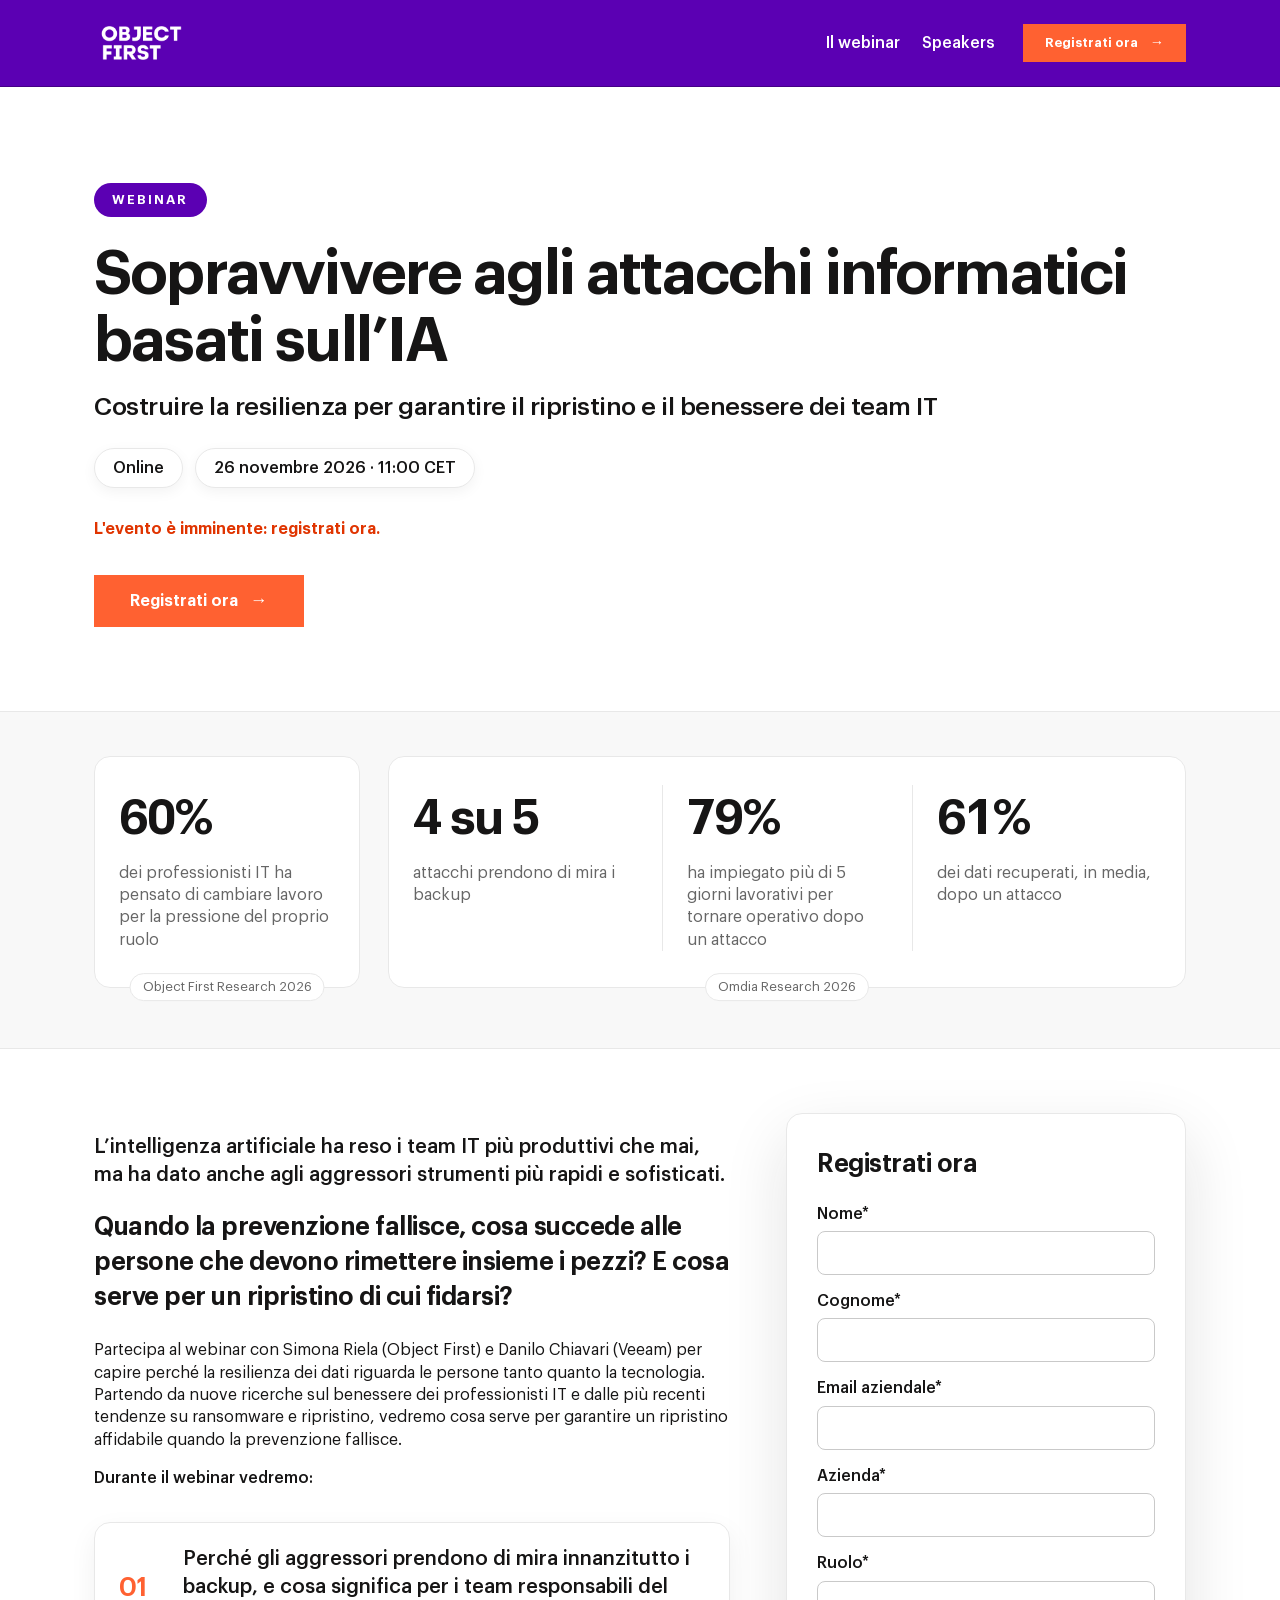
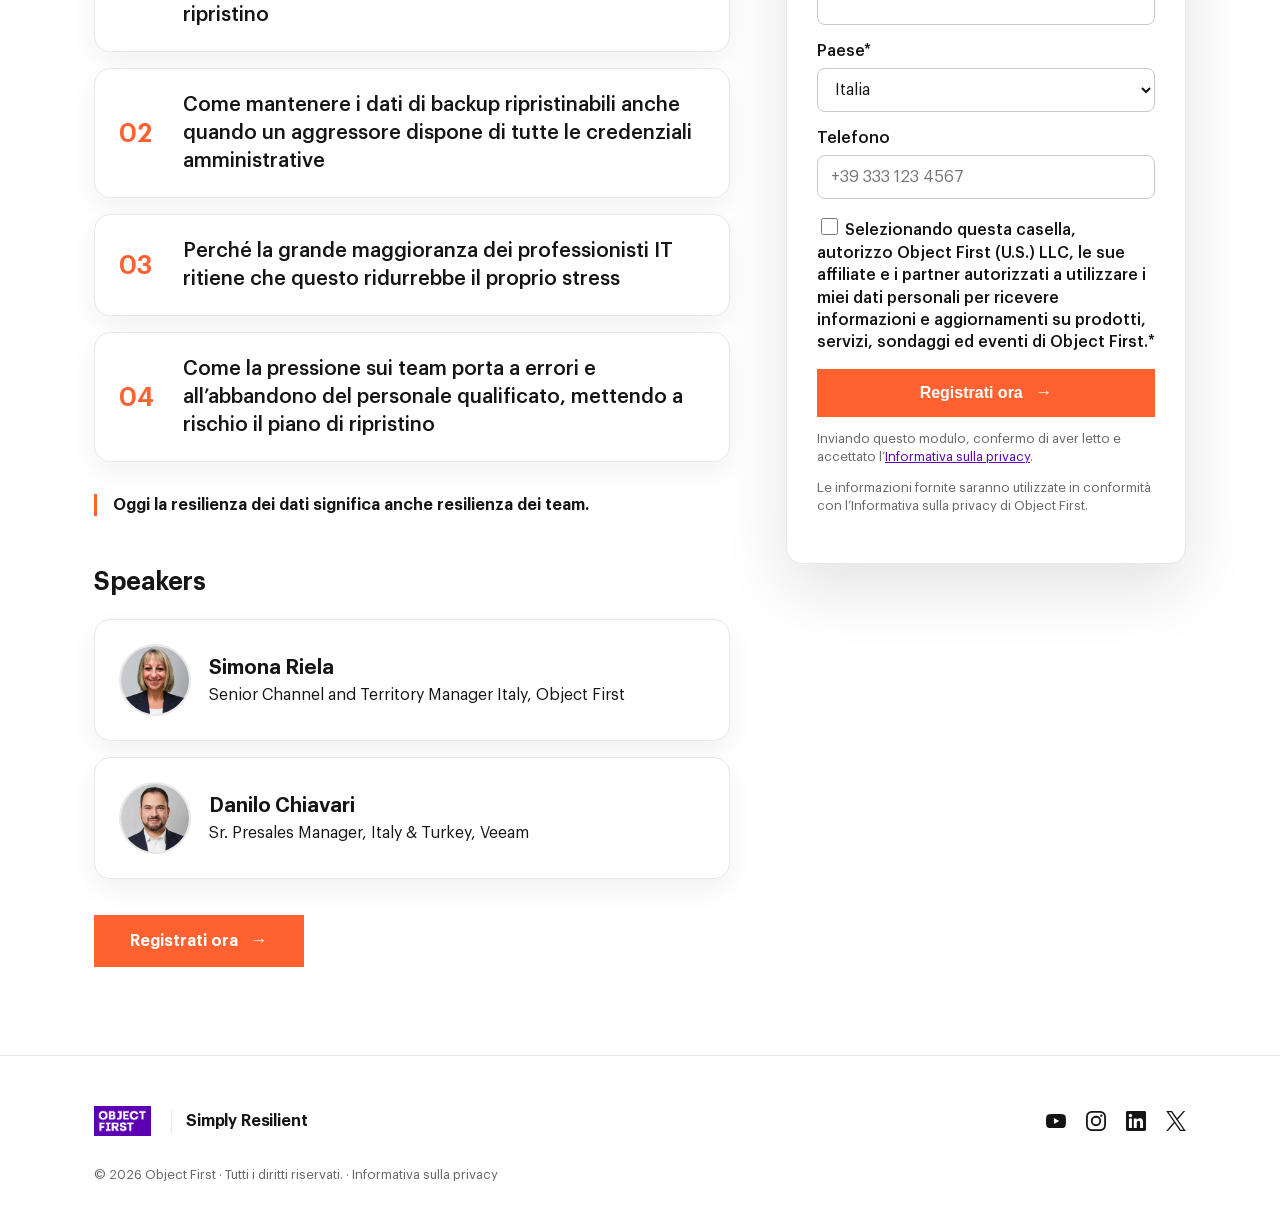
<file: index.html>
<!DOCTYPE html>
<!-- BUILD v5-copy-2026-10-20: allineamento finale al Copy Plan 14 Oct 2026, data 26 Nov (spostata da 19 Nov) -->
<html lang="it">
<head>
  <meta charset="UTF-8">
  <meta name="viewport" content="width=device-width, initial-scale=1.0">
  <!-- Google tag (gtag.js) -->
  <script async src="https://www.googletagmanager.com/gtag/js?id=G-9831D6NDDT"></script>
  <script>
    window.dataLayer = window.dataLayer || [];
    function gtag(){dataLayer.push(arguments);}
    gtag('js', new Date());
    gtag('config', 'G-9831D6NDDT');
  </script>
  <title>Sopravvivere agli attacchi IA | Webinar Object First</title>
  <meta name="description" content="Webinar Object First e Veeam: come mantenere i backup ripristinabili anche con le credenziali di amministratore compromesse. Online · 26 novembre 2026 · 11:00 CET.">
  <link rel="canonical" href="https://www.objectfirst.online/">
  <meta name="theme-color" content="#5b00b3">
  <link rel="icon" type="image/svg+xml" href="favicon.svg">
  <link rel="apple-touch-icon" href="apple-touch-icon.png">
  <meta property="og:type" content="website">
  <meta property="og:site_name" content="Object First">
  <meta property="og:locale" content="it_IT">
  <meta property="og:title" content="Sopravvivere agli attacchi informatici basati sull’IA: costruire la resilienza per garantire il ripristino e il benessere dei team IT">
  <meta property="og:description" content="L’IA ha dato agli aggressori strumenti più rapidi e sofisticati. Scopri come mantenere i backup ripristinabili e perché la resilienza riguarda le persone tanto quanto la tecnologia.">
  <meta property="og:url" content="https://www.objectfirst.online/">
  <meta property="og:image" content="https://www.objectfirst.online/og-cover.png?v=3">
  <meta property="og:image:secure_url" content="https://www.objectfirst.online/og-cover.png?v=3">
  <meta property="og:image:width" content="1200">
  <meta property="og:image:height" content="630">
  <meta property="og:image:alt" content="Object First — Webinar: Sopravvivere agli attacchi informatici basati sull’IA">
  <meta name="twitter:card" content="summary_large_image">
  <meta name="twitter:image" content="https://www.objectfirst.online/og-cover.png?v=3">
  <meta name="twitter:title" content="Sopravvivere agli attacchi informatici basati sull’IA | Webinar Object First">
  <meta name="twitter:description" content="Webinar Object First e Veeam · 26 novembre 2026 · 11:00 CET. Come mantenere i backup ripristinabili quando la prevenzione fallisce.">
  <!-- Event estático en el HTML (no inyectado por JS) para que Google y LinkedIn lo lean sin ejecutar scripts -->
  <script type="application/ld+json">
{
  "@context": "https://schema.org",
  "@type": "Event",
  "name": "Sopravvivere agli attacchi informatici basati sull’IA: costruire la resilienza per garantire il ripristino e il benessere dei team IT",
  "description": "Webinar Object First e Veeam: come mantenere i backup ripristinabili anche con le credenziali di amministratore compromesse.",
  "image": "https://www.objectfirst.online/og-cover.png?v=3",
  "url": "https://www.objectfirst.online/",
  "inLanguage": "it",
  "startDate": "2026-11-26T11:00:00+01:00",
  "endDate": "2026-11-26T12:00:00+01:00",
  "eventStatus": "https://schema.org/EventScheduled",
  "eventAttendanceMode": "https://schema.org/OnlineEventAttendanceMode",
  "location": {
    "@type": "VirtualLocation",
    "url": "https://www.objectfirst.online/"
  },
  "isAccessibleForFree": true,
  "offers": {
    "@type": "Offer",
    "price": 0,
    "priceCurrency": "EUR",
    "availability": "https://schema.org/InStock",
    "url": "https://www.objectfirst.online/"
  },
  "organizer": {
    "@type": "Organization",
    "name": "Object First",
    "url": "https://objectfirst.com"
  },
  "performer": [
    {
      "@type": "Person",
      "name": "Simona Riela",
      "jobTitle": "Senior Channel and Territory Manager Italy",
      "worksFor": {
        "@type": "Organization",
        "name": "Object First"
      }
    },
    {
      "@type": "Person",
      "name": "Danilo Chiavari",
      "jobTitle": "Sr. Presales Manager, Italy & Turkey",
      "worksFor": {
        "@type": "Organization",
        "name": "Veeam"
      }
    }
  ]
}
  </script>
  <!-- Graphik con licencia web (misma familia que objectfirst.com): preload + @font-face en <style> -->
  <link rel="preload" href="fonts/Graphik-Regular.woff2" as="font" type="font/woff2" crossorigin>
  <link rel="preload" href="fonts/Graphik-Semibold.woff2" as="font" type="font/woff2" crossorigin>
  <style>
/* Graphik (400/500/600), WOFF2 con licencia web: misma familia y pesos que objectfirst.com.
   Fallback: Inter/sistema. */
@font-face {
  font-family: "Graphik";
  src: url("fonts/Graphik-Regular.woff2") format("woff2");
  font-weight: 400; font-style: normal; font-display: swap;
}
@font-face {
  font-family: "Graphik";
  src: url("fonts/Graphik-Medium.woff2") format("woff2");
  font-weight: 500; font-style: normal; font-display: swap;
}
@font-face {
  font-family: "Graphik";
  src: url("fonts/Graphik-Semibold.woff2") format("woff2");
  font-weight: 600; font-style: normal; font-display: swap;
}
/* Tokens oficiales: Brand Guidelines v1.0 (2025).
   Absolute Black #161515 · White #FFFFFF · Resilient Purple #5B00B3 ·
   Cadmium Orange #FF6131 · Veeam Green #00AD4E · Breach Red #E03400.
   Grises secundarios: Dark #666666 · Medium #C9C9C9 · Gray #E8E8E8 · Light #F8F8F8.
   Escala tipográfica Major Third (16px): 13 · 16 · 20 · 25 · 31 · 39 · 49 · 61. */
:root {
  --black: #161515;
  --purple: #5b00b3;
  --orange: #ff6131;
  --ink: #161515;
  --muted: #666666;
  --line: #e8e8e8;
  --line-strong: #c9c9c9;
  --light: #f8f8f8;
  --card: #ffffff;
  --green: #00ad4e;
  --red: #e03400;
  --radius: 16px;
  --wrap: 1140px;
  --font: "Graphik", "Inter Tight", Arial, sans-serif;
  --ease: cubic-bezier(0.22, 0.9, 0.28, 1);
}
* { box-sizing: border-box; }
html { scroll-behavior: smooth; scroll-padding-top: 84px; }
body {
  margin: 0;
  font-family: var(--font);
  font-feature-settings: "salt" on;
  color: var(--ink);
  background: #ffffff;
  line-height: 1.4;
  -webkit-font-smoothing: antialiased;
}
/* Variante chiara: fondo blanco de marca, sin gradiente oscuro. */
body::before {
  content: "";
  position: fixed;
  inset: 0;
  z-index: -1;
  background: #ffffff;
  pointer-events: none;
}
.wrap { max-width: var(--wrap); margin: 0 auto; padding: 0 24px; }
.site-header {
  position: sticky; top: 0; z-index: 20;
  background: #5b00b3;
  border-bottom: 1px solid rgba(0, 0, 0, 0.25);
  transition: box-shadow 0.3s var(--ease);
}
.header-inner { display: flex; align-items: center; gap: 28px; padding-top: 12px; padding-bottom: 12px; }
.site-header.scrolled { box-shadow: 0 8px 24px rgba(0, 0, 0, 0.35); }
.brand { display: inline-flex; align-items: center; margin-right: auto; padding: 6px; margin-left: -6px; line-height: 0; }
.header-nav { display: flex; gap: 22px; }
.header-nav a { color: #fff; text-decoration: none; font-size: 1rem; font-weight: 500; }
.header-nav a:hover { text-decoration: underline; text-underline-offset: 4px; }
.btn {
  position: relative; display: inline-flex; align-items: center; justify-content: center;
  background: var(--orange); color: #fff;
  font-weight: 600; font-size: 1rem; text-decoration: none;
  border: 0; border-radius: 0; padding: 15px 36px;
  cursor: pointer; text-align: center; overflow: hidden;
  transition: transform 0.25s var(--ease), box-shadow 0.25s var(--ease), filter 0.25s var(--ease);
}
.btn:hover { transform: translateY(-2px); filter: brightness(1.08); }
.btn:active { transform: translateY(0); }
/* Freccia stile sito ufficiale dopo il testo del bottone. */
.btn::after { content: "→"; margin-left: 12px; font-size: 1.1em; line-height: 1; }
/* Botones planos de marca: sin brillos ni barridos. */
.btn:focus-visible, a:focus-visible, input:focus-visible, select:focus-visible {
  outline: 3px solid var(--orange); outline-offset: 3px;
}
.btn-small { padding: 10px 22px; font-size: 0.8125rem; }
.btn-full { width: 100%; }
.btn[disabled] { opacity: 0.7; cursor: wait; transform: none; }
.hero { position: relative; padding: 96px 0 84px; z-index: 1; }
.hero .wrap { position: relative; z-index: 2; }
.badge {
  display: inline-block; text-transform: uppercase; letter-spacing: 0.16em;
  font-size: 0.8125rem; font-weight: 600; color: #fff;
  background: var(--purple); border: 0;
  border-radius: 999px; padding: 8px 18px; margin-bottom: 24px;
}
.hero h1 {
  font-size: clamp(2.4375rem, 6vw, 3.8125rem); font-weight: 600;
  line-height: 1.1; letter-spacing: -0.03em; margin: 0 0 16px; color: var(--ink);
}
.hero-sub {
  font-size: clamp(1.25rem, 2.6vw, 1.5625rem); font-weight: 500;
  line-height: 1.3; letter-spacing: -0.02em; margin: 0 0 24px; color: var(--ink);
}
.hero-meta { display: flex; flex-wrap: wrap; gap: 12px; margin: 0 0 30px; }
.meta-pill {
  display: inline-block; font-size: 1rem; font-weight: 500; color: var(--ink);
  background: var(--card); border: 1px solid var(--line);
  border-radius: 999px; padding: 8px 18px;
  box-shadow: 0 4px 14px rgba(22, 21, 21, 0.05);
}
/* Fecha: por defecto se muestra la variante TBC (sin día). Solo con fecha
   confirmada (body.date-ok, puesto por JS) se muestra el día. */
.date-confirmed { display: none; }
body.date-ok .date-confirmed { display: inline; }
body.date-ok .date-tbc { display: none; }
.countdown { display: flex; gap: 12px; margin-bottom: 34px; }
.countdown[hidden] { display: none; }
.cd-cell {
  min-width: 84px; text-align: center;
  background: var(--card); border: 1px solid var(--line);
  border-radius: var(--radius); padding: 12px 8px 10px;
  box-shadow: 0 4px 14px rgba(22, 21, 21, 0.05);
}
.cd-num { display: block; font-size: 1.9375rem; font-weight: 600; font-variant-numeric: tabular-nums; line-height: 1.1; }
.cd-lab { font-size: 0.8125rem; text-transform: uppercase; letter-spacing: 0.1em; color: var(--muted); }
.cd-note {
  margin: 0;
  font-weight: 600;
  color: var(--red);
}
.stats { border-top: 1px solid var(--line); border-bottom: 1px solid var(--line); background: var(--light); }
.stats-grid { display: grid; grid-template-columns: 1fr 3fr; gap: 28px; padding-top: 44px; padding-bottom: 60px; }
.stat-num { margin: 0; font-size: clamp(2.4375rem, 4vw, 3.0625rem); font-weight: 600; letter-spacing: -0.04em; font-variant-numeric: tabular-nums; color: var(--ink); }
.stat-lab { margin: 8px 0 0; color: var(--muted); font-size: 1rem; }
/* Cada grupo de stats es una caja; la fuente va centrada sobre el borde inferior */
.stat-group { position: relative; padding: 28px 24px 36px; background: var(--card); border: 1px solid var(--line); border-radius: var(--radius); }
.stat-group--omdia { display: grid; grid-template-columns: repeat(3, 1fr); }
.stat-group--omdia .stat { padding: 0 24px; }
.stat-group--omdia .stat:first-child { padding-left: 0; }
.stat-group--omdia .stat:nth-last-child(2) { padding-right: 0; }
.stat + .stat { border-left: 1px solid var(--line); }
.stat-src { position: absolute; left: 50%; bottom: 0; transform: translate(-50%, 50%); margin: 0; padding: 4px 12px; font-size: 0.8125rem; color: var(--muted); white-space: nowrap; background: var(--card); border: 1px solid var(--line); border-radius: 999px; }
.content-grid { display: grid; grid-template-columns: 1fr 400px; gap: 56px; padding-top: 64px; padding-bottom: 88px; align-items: start; }
.question { font-size: clamp(1.25rem, 2.2vw, 1.5625rem); font-weight: 600; letter-spacing: -0.02em; color: var(--ink); margin-top: 0; }
.body-copy p { color: var(--ink); }
.takeaways-title { margin: 1em 0 0; font-size: 1rem; font-weight: 500; color: var(--ink); }
.hook { font-size: 1.25rem; font-weight: 500; color: var(--ink); }
.closing { font-weight: 600; color: var(--ink); border-left: 3px solid var(--orange); padding-left: 16px; }
.takeaways { display: grid; gap: 16px; margin: 32px 0; }
.card {
  position: relative; background: var(--card); border: 1px solid var(--line);
  border-radius: var(--radius); padding: 22px 24px 22px 88px; overflow: hidden;
  box-shadow: 0 10px 28px rgba(22, 21, 21, 0.06);
}
.card h3 { margin: 0; font-size: 1.25rem; font-weight: 500; line-height: 1.4; }
.card-num {
  position: absolute; left: 24px; top: 50%; transform: translateY(-50%);
  font-size: 1.5625rem; font-weight: 600; color: var(--orange);
}
.speaker {
  display: flex; gap: 18px; align-items: center;
  background: var(--card); border: 1px solid var(--line);
  border-radius: var(--radius); padding: 24px; margin: 36px 0;
  box-shadow: 0 10px 28px rgba(22, 21, 21, 0.06);
}
.speakers-title { margin: 48px 0 0; font-size: clamp(1.25rem, 2.2vw, 1.5625rem); font-weight: 600; letter-spacing: -0.02em; color: var(--ink); scroll-margin-top: 96px; }
.speakers-title + .speaker { margin-top: 20px; }
.speaker + .speaker { margin-top: -20px; }
.speaker-avatar {
  flex: 0 0 72px; width: 72px; height: 72px; border-radius: 50%; overflow: hidden;
  border: 2px solid var(--line);
}
.speaker-avatar img { display: block; width: 100%; height: 100%; object-fit: cover; object-position: center 30%; }
.speaker-name { font-weight: 600; font-size: 1.25rem; margin: 0; color: var(--ink); }
.speaker-role { margin: 2px 0 0; color: var(--muted); }
.form-card {
  position: sticky; top: 92px;
  background: #ffffff;
  border: 1px solid var(--line); border-radius: var(--radius);
  box-shadow: 0 24px 64px rgba(22, 21, 21, 0.12);
  padding: 34px 30px; overflow: hidden;
}
.form-card h2 { position: relative; margin: 0 0 22px; color: var(--ink); font-size: 1.5625rem; line-height: 1.3; letter-spacing: -0.02em; font-weight: 600; }
.form-card form { position: relative; }
.field { margin-bottom: 15px; }
.field label, .field legend { display: block; font-weight: 500; font-size: 1rem; margin-bottom: 6px; color: var(--ink); }
fieldset.field { border: 0; padding: 0; }
.field input[type="text"], .field input[type="email"], .field input[type="tel"], .field select {
  width: 100%; border: 1px solid var(--line-strong); border-radius: 8px;
  padding: 12px 13px; font-size: 1rem; font-family: inherit;
  background: #ffffff; color: var(--ink);
  transition: border-color 0.2s var(--ease), background 0.2s var(--ease), box-shadow 0.2s var(--ease);
}
.field select option { color: var(--ink); }
.field input:focus, .field select:focus {
  border-color: var(--orange); background: #ffffff;
  box-shadow: 0 0 0 1px var(--orange); outline: none;
}
.radio, .checkbox { display: flex; gap: 10px; align-items: flex-start; font-weight: 400; margin-bottom: 8px; cursor: pointer; }
.radio input, .checkbox input { margin-top: 4px; accent-color: var(--orange); width: 17px; height: 17px; flex-shrink: 0; }
.consent { font-size: 0.8125rem; color: var(--muted); }
/* Errores: Breach Red #E03400 (5.7:1 sobre blanco). */
.field-error { display: none; color: var(--red); font-size: 0.8125rem; margin: 6px 0 0; }
.field.invalid .field-error { display: block; }
.field.invalid input, .field.invalid select { border-color: var(--red); }
.hp { position: absolute; left: -9999px; width: 1px; height: 1px; overflow: hidden; }
.under-btn, .form-foot { font-size: 0.8125rem; color: var(--muted); }
.under-btn a, .modal p a { color: var(--purple); }
.modal p a { overflow-wrap: anywhere; }
.noscript-note { font-size: 1rem; color: var(--red); background: var(--light); border: 1px solid var(--red); border-radius: 8px; padding: 10px 14px; }
.form-panel { position: relative; text-align: center; }
.form-panel h3 { color: var(--ink); margin: 14px 0 10px; font-weight: 600; }
.form-panel p { color: var(--muted); }
/* Pop-up modali (PDF p.7): overlay + dialog centrato, copy invariato. */
.modal-overlay {
  position: fixed; inset: 0; z-index: 100;
  display: flex; align-items: center; justify-content: center;
  padding: 20px; background: rgba(22, 21, 21, 0.55);
  opacity: 0; pointer-events: none;
  transition: opacity 0.25s var(--ease);
}
.modal-overlay.open { opacity: 1; pointer-events: auto; }
.modal-overlay[hidden] { display: none; }
.modal {
  position: relative; width: min(480px, 100%);
  background: #fff; border-radius: var(--radius);
  box-shadow: 0 32px 80px rgba(22, 21, 21, 0.3);
  padding: 36px 32px 30px; text-align: center;
  transform: translateY(12px) scale(0.98);
  transition: transform 0.25s var(--ease);
}
.modal-overlay.open .modal { transform: none; }
.modal-close {
  position: absolute; top: 12px; right: 12px;
  width: 36px; height: 36px; border-radius: 50%;
  border: 1px solid var(--line); background: #fff;
  font-size: 1.25rem; line-height: 1; cursor: pointer; color: var(--muted);
}
.modal-close:hover { border-color: var(--orange); color: var(--ink); }
.modal .btn { margin-top: 18px; }
.modal .btn-ghost {
  background: transparent; color: var(--muted);
  border: 1px solid var(--line); margin-top: 10px;
}
.modal .btn-ghost::after { content: none; }
body.modal-open { overflow: hidden; }
.check svg { width: 72px; height: 72px; fill: none; stroke: var(--green); stroke-width: 3; stroke-linecap: round; stroke-linejoin: round; }
.check circle { stroke-dasharray: 157; stroke-dashoffset: 157; animation: draw 0.7s var(--ease) forwards; }
.check path { stroke-dasharray: 40; stroke-dashoffset: 40; animation: draw 0.45s var(--ease) 0.55s forwards; }
@keyframes draw { to { stroke-dashoffset: 0; } }
.site-footer { border-top: 1px solid var(--line); background: #ffffff; padding: 44px 0; }
.footer-inner { display: flex; flex-wrap: wrap; gap: 16px; align-items: center; justify-content: space-between; }
.footer-brand { display: flex; align-items: center; gap: 14px; }
.footer-brand img { height: 30px; width: auto; display: block; }
.tagline { font-weight: 600; font-size: 1rem; letter-spacing: -0.01em; color: var(--ink); border-left: 1px solid var(--line); padding-left: 14px; }
.social { display: flex; gap: 20px; align-items: center; }
.social a { display: inline-flex; line-height: 0; color: #161515; }
.social a:hover { color: var(--purple); }
.social svg { width: 20px; height: 20px; }
.legal a { color: var(--muted); text-decoration: none; }
.legal a:hover { color: var(--purple); }
.legal { width: 100%; font-size: 0.8125rem; margin: 8px 0 0; color: var(--muted); }
@media (max-width: 920px) {
  .content-grid { grid-template-columns: 1fr; gap: 40px; }
  .form-card { position: static; }
  .hero { padding: 68px 0 60px; }
  .hero h1 { font-size: 2.4375rem; }
  /* Mobile: las stats van justo encima del formulario (body-copy → stats → form) */
  main { display: flex; flex-direction: column; }
  .content-grid { display: contents; }
  .body-copy { order: 1; width: 100%; max-width: var(--wrap); margin: 0 auto; padding: 56px 24px 0; }
  .stats { order: 2; margin-top: 48px; }
  .form-card { order: 3; margin: 32px 24px 72px; }
  /* Stats en lista: número a la izquierda, texto alineado a la izquierda */
  .stats-grid { grid-template-columns: 1fr; gap: 36px; padding-top: 32px; padding-bottom: 44px; }
  .stat-group, .stat-group--omdia { display: block; padding: 0 18px 10px; }
  .stat, .stat-group--omdia .stat { display: grid; grid-template-columns: 6.2rem 1fr; gap: 16px; align-items: center; padding: 18px 0; text-align: left; }
  .stat + .stat { border-left: 0; border-top: 1px solid var(--line); }
  .stat-num { font-size: 1.9375rem; }
  .stat-lab { margin: 0; font-size: 1rem; line-height: 1.4; }
  .header-nav { display: none; }
  .cd-cell { min-width: 70px; }
}
@media (prefers-reduced-motion: reduce) {
  html { scroll-behavior: auto; }
  .btn { transition: none; }
  .check circle, .check path { animation: none; stroke-dashoffset: 0; }
}
  </style>
</head>
<body>

  <header class="site-header" id="site-header">
    <div class="wrap header-inner">
      <a class="brand" href="https://objectfirst.com" target="_blank" rel="noopener" aria-label="Object First"><img src="logo.png" alt="Object First" width="96" height="50"></a>
      <nav class="header-nav" aria-label="Sezioni">
        <a href="#introduzione">Il webinar</a>
        <a href="#speaker">Speakers</a>
      </nav>
      <a class="btn btn-small" href="#main-form-container">Registrati ora</a>
    </div>
  </header>

  <main>
    <section class="hero">
      <div class="wrap">
        <span class="badge">Webinar</span>
        <h1>Sopravvivere agli attacchi informatici basati sull’IA</h1>
        <p class="hero-sub">Costruire la resilienza per garantire il ripristino e il benessere dei team IT</p>
        <p class="hero-meta">
          <span class="meta-pill">Online</span>
          <span class="meta-pill"><span class="date-confirmed"><span data-token="day">26</span> novembre 2026</span><span class="date-tbc">Novembre 2026</span> · 11:00 CET</span>
        </p>
        <div class="countdown" id="countdown" hidden role="timer" aria-label="Countdown al webinar">
          <div class="cd-cell"><span class="cd-num" id="cd-g">--</span><span class="cd-lab">giorni</span></div>
          <div class="cd-cell"><span class="cd-num" id="cd-h">--</span><span class="cd-lab">ore</span></div>
          <div class="cd-cell"><span class="cd-num" id="cd-m">--</span><span class="cd-lab">min</span></div>
          <div class="cd-cell"><span class="cd-num" id="cd-s">--</span><span class="cd-lab">sec</span></div>
        </div>
        <div class="hero-cta">
          <a class="btn" href="#main-form-container">Registrati ora</a>
        </div>
      </div>
    </section>

    <section class="stats" id="dati" aria-label="Dati chiave">
      <div class="wrap stats-grid">
        <div class="stat-group stat-group--of">
          <div class="stat">
            <p class="stat-num">60%</p>
            <p class="stat-lab">dei professionisti IT ha pensato di cambiare lavoro per la pressione del proprio ruolo</p>
          </div>
          <p class="stat-src stat-src--of">Object First Research 2026</p>
        </div>
        <div class="stat-group stat-group--omdia">
          <div class="stat">
            <p class="stat-num">4 su 5</p>
            <p class="stat-lab">attacchi prendono di mira i backup</p>
          </div>
          <div class="stat">
            <p class="stat-num">79%</p>
            <p class="stat-lab">ha impiegato più di 5 giorni lavorativi per tornare operativo dopo un attacco</p>
          </div>
          <div class="stat">
            <p class="stat-num">61%</p>
            <p class="stat-lab">dei dati recuperati, in media, dopo un attacco</p>
          </div>
          <p class="stat-src stat-src--omdia">Omdia Research 2026</p>
        </div>
      </div>
    </section>

    <div class="wrap content-grid">
      <section class="body-copy">
        <p class="hook" id="introduzione">L’intelligenza artificiale ha reso i team IT più produttivi che mai, ma ha dato anche agli aggressori strumenti più rapidi e sofisticati.</p>

        <p class="question">Quando la prevenzione fallisce, cosa succede alle persone che devono rimettere insieme i pezzi? E cosa serve per un ripristino di cui fidarsi?</p>

        <p>Partecipa al webinar con Simona Riela (Object First) e Danilo Chiavari (Veeam) per capire perché la resilienza dei dati riguarda le persone tanto quanto la tecnologia. Partendo da nuove ricerche sul benessere dei professionisti IT e dalle più recenti tendenze su ransomware e ripristino, vedremo cosa serve per garantire un ripristino affidabile quando la prevenzione fallisce.</p>

        <h2 class="takeaways-title">Durante il webinar vedremo:</h2>

        <div class="takeaways">
          <article class="card">
            <span class="card-num" aria-hidden="true">01</span>
            <h3>Perché gli aggressori prendono di mira innanzitutto i backup, e cosa significa per i team responsabili del ripristino</h3>
          </article>
          <article class="card">
            <span class="card-num" aria-hidden="true">02</span>
            <h3>Come mantenere i dati di backup ripristinabili anche quando un aggressore dispone di tutte le credenziali amministrative</h3>
          </article>
          <article class="card">
            <span class="card-num" aria-hidden="true">03</span>
            <h3>Perché la grande maggioranza dei professionisti IT ritiene che questo ridurrebbe il proprio stress</h3>
          </article>
          <article class="card">
            <span class="card-num" aria-hidden="true">04</span>
            <h3>Come la pressione sui team porta a errori e all’abbandono del personale qualificato, mettendo a rischio il piano di ripristino</h3>
          </article>
        </div>

        <p class="closing">Oggi la resilienza dei dati significa anche resilienza dei team.</p>

        <h2 class="speakers-title" id="speaker">Speakers</h2>

        <div class="speaker">
          <div class="speaker-avatar" aria-hidden="true">
            <img src="images/simona.webp" alt="" width="72" height="72" loading="lazy" decoding="async">
          </div>
          <div>
            <p class="speaker-name">Simona Riela</p>
            <p class="speaker-role">Senior Channel and Territory Manager Italy, Object First</p>
          </div>
        </div>

        <div class="speaker" id="speaker-2">
          <div class="speaker-avatar" aria-hidden="true">
            <img src="images/danilo.webp" alt="" width="72" height="72" loading="lazy" decoding="async">
          </div>
          <div>
            <p class="speaker-name">Danilo Chiavari</p>
            <p class="speaker-role">Sr. Presales Manager, Italy &amp; Turkey, Veeam</p>
          </div>
        </div>

        <a class="btn" href="#main-form-container">Registrati ora</a>
      </section>

      <aside class="form-card" id="main-form-container" aria-labelledby="form-title">
        <h2 id="form-title">Registrati ora</h2>

        <noscript><p class="noscript-note">Per registrarti attiva JavaScript nel browser.</p></noscript>

        <form id="reg-form" novalidate>
          <div class="field">
            <label for="nome">Nome*</label>
            <input type="text" id="nome" name="nome" autocomplete="given-name" required>
            <p class="field-error" data-error-for="nome">Inserisci il nome.</p>
          </div>

          <div class="field">
            <label for="cognome">Cognome*</label>
            <input type="text" id="cognome" name="cognome" autocomplete="family-name" required>
            <p class="field-error" data-error-for="cognome">Inserisci il cognome.</p>
          </div>

          <div class="field">
            <label for="email">Email aziendale*</label>
            <input type="email" id="email" name="email" autocomplete="email" required>
            <p class="field-error" data-error-for="email">Inserisci un indirizzo email aziendale valido (non Gmail, Libero, Outlook…).</p>
          </div>

          <div class="field">
            <label for="azienda">Azienda*</label>
            <input type="text" id="azienda" name="azienda" autocomplete="organization" required>
            <p class="field-error" data-error-for="azienda">Inserisci il nome dell&rsquo;azienda.</p>
          </div>

          <div class="field">
            <label for="ruolo">Ruolo*</label>
            <input type="text" id="ruolo" name="ruolo" autocomplete="organization-title" required>
            <p class="field-error" data-error-for="ruolo">Inserisci il tuo ruolo.</p>
          </div>

          <div class="field">
            <label for="paese">Paese*</label>
            <select id="paese" name="paese" required>
              <option value="IT" selected>Italia</option>
            </select>
          </div>

          <div class="field">
            <label for="telefono">Telefono</label>
            <input type="tel" id="telefono" name="telefono" autocomplete="tel" inputmode="tel" placeholder="+39 333 123 4567">
            <p class="field-error" data-error-for="telefono">Inserisci un numero di telefono valido.</p>
          </div>

          <!-- Consenso marketing OBBLIGATORIO per decisione del cliente (2026-10-21).
               Ojo RGPD art. 7.4: en UE un consentimiento condicionado al registro puede no ser válido. -->
          <div class="field consent">
            <label class="checkbox">
              <input type="checkbox" id="consent" name="consent" required>
              <span>Selezionando questa casella, autorizzo Object First (U.S.) LLC, le sue affiliate e i partner autorizzati a utilizzare i miei dati personali per ricevere informazioni e aggiornamenti su prodotti, servizi, sondaggi ed eventi di Object First.*</span>
            </label>
            <p class="field-error" data-error-for="consent">Per registrarti devi accettare questa condizione.</p>
          </div>

          <!-- Honeypot anti-spam: los humanos no lo ven ni lo rellenan -->
          <div class="hp" aria-hidden="true">
            <label>Non compilare questo campo<input type="text" id="sito_web" name="sito_web" tabindex="-1" autocomplete="off"></label>
          </div>

          <button type="submit" class="btn btn-full" id="submit-btn"><span class="btn-label">Registrati ora</span></button>
          <p class="under-btn">Inviando questo modulo, confermo di aver letto e accettato l&rsquo;<a href="https://objectfirst.com/legal/privacy-policy/" target="_blank" rel="noopener">Informativa sulla privacy</a>.</p>
          <p class="form-foot">Le informazioni fornite saranno utilizzate in conformit&agrave; con l&rsquo;Informativa sulla privacy di Object First.</p>
        </form>

      </aside>
    </div>
  </main>

  <!-- Pop-up fuera del aside sticky: si no, quedan debajo de la portada (stacking context) -->
        <div class="modal-overlay" id="success-overlay" hidden>
          <div class="form-panel modal" id="form-success" role="dialog" aria-modal="true" aria-labelledby="success-title">
            <button class="modal-close" type="button" data-close aria-label="Chiudi">×</button>
            <div class="check" aria-hidden="true">
              <svg viewBox="0 0 52 52"><circle cx="26" cy="26" r="25"/><path d="M14 27l8 8 16-16"/></svg>
            </div>
            <h3 id="success-title">Grazie per esserti registrato!</h3>
            <!-- El email con el link personale lo envía Zoom (vía /api/register, p7 del plan) -->
            <p>Ti abbiamo inviato un'email con il link personale per partecipare al webinar. Se non la trovi, controlla la cartella spam o scrivi a <a href="mailto:arianna_ObjFirst@2leap.es">Arianna Ferrari</a>.</p>
            <button class="btn btn-full" type="button" data-close>Chiudi</button>
          </div>
        </div>

        <div class="modal-overlay" id="error-overlay" hidden>
          <div class="form-panel modal" id="form-error" role="dialog" aria-modal="true" aria-labelledby="error-title">
            <button class="modal-close" type="button" data-close aria-label="Chiudi">×</button>
            <h3 id="error-title">Ops! Qualcosa &egrave; andato storto durante l&rsquo;invio del modulo. Riprova.</h3>
            <button class="btn btn-full" id="retry-btn" type="button">Riprova</button>
            <button class="btn btn-full btn-ghost" type="button" data-close>Chiudi</button>
          </div>
        </div>

  <footer class="site-footer">
    <div class="wrap footer-inner">
      <div class="footer-brand">
        <a class="brand" href="https://objectfirst.com" target="_blank" rel="noopener" aria-label="Object First"><img src="logo.png" alt="Object First" width="58" height="30" loading="lazy"></a>
        <span class="tagline">Simply Resilient</span>
      </div>
      <div class="social">
        <a href="https://www.youtube.com/channel/UCIi-WYFWGZlseKlrrCTtYuA" target="_blank" rel="noopener" aria-label="YouTube"><svg xmlns="http://www.w3.org/2000/svg" viewBox="0 0 24 24" fill="currentColor" aria-hidden="true"><path d="M23.498 6.186a3.016 3.016 0 0 0-2.122-2.136C19.505 3.545 12 3.545 12 3.545s-7.505 0-9.377.505A3.017 3.017 0 0 0 .502 6.186C0 8.07 0 12 0 12s0 3.93.502 5.814a3.016 3.016 0 0 0 2.122 2.136c1.871.505 9.376.505 9.376.505s7.505 0 9.377-.505a3.015 3.015 0 0 0 2.122-2.136C24 15.93 24 12 24 12s0-3.93-.502-5.814zM9.545 15.568V8.432L15.818 12l-6.273 3.568z"/></svg></a>
        <a href="https://www.instagram.com/objectfirst_" target="_blank" rel="noopener" aria-label="Instagram"><svg xmlns="http://www.w3.org/2000/svg" viewBox="0 0 24 24" fill="currentColor" aria-hidden="true"><path d="M7.0301.084c-1.2768.0602-2.1487.264-2.911.5634-.7888.3075-1.4575.72-2.1228 1.3877-.6652.6677-1.075 1.3368-1.3802 2.127-.2954.7638-.4956 1.6365-.552 2.914-.0564 1.2775-.0689 1.6882-.0626 4.947.0062 3.2586.0206 3.6671.0825 4.9473.061 1.2765.264 2.1482.5635 2.9107.308.7889.72 1.4573 1.388 2.1228.6679.6655 1.3365 1.0743 2.1285 1.38.7632.295 1.6361.4961 2.9134.552 1.2773.056 1.6884.069 4.9462.0627 3.2578-.0062 3.668-.0207 4.9478-.0814 1.28-.0607 2.147-.2652 2.9098-.5633.7889-.3086 1.4578-.72 2.1228-1.3881.665-.6682 1.0745-1.3378 1.3795-2.1284.2957-.7632.4966-1.636.552-2.9124.056-1.2809.0692-1.6898.063-4.948-.0063-3.2583-.021-3.6668-.0817-4.9465-.0607-1.2797-.264-2.1487-.5633-2.9117-.3084-.7889-.72-1.4568-1.3876-2.1228C21.2982 1.33 20.628.9208 19.8378.6165 19.074.321 18.2017.1197 16.9244.0645 15.6471.0093 15.236-.005 11.977.0014 8.718.0076 8.31.0215 7.0301.0839m.1402 21.6932c-1.17-.0509-1.8053-.2453-2.2287-.408-.5606-.216-.96-.4771-1.3819-.895-.422-.4178-.6811-.8186-.9-1.378-.1644-.4234-.3624-1.058-.4171-2.228-.0595-1.2645-.072-1.6442-.079-4.848-.007-3.2037.0053-3.583.0607-4.848.05-1.169.2456-1.805.408-2.2282.216-.5613.4762-.96.895-1.3816.4188-.4217.8184-.6814 1.3783-.9003.423-.1651 1.0575-.3614 2.227-.4171 1.2655-.06 1.6447-.072 4.848-.079 3.2033-.007 3.5835.005 4.8495.0608 1.169.0508 1.8053.2445 2.228.408.5608.216.96.4754 1.3816.895.4217.4194.6816.8176.9005 1.3787.1653.4217.3617 1.056.4169 2.2263.0602 1.2655.0739 1.645.0796 4.848.0058 3.203-.0055 3.5834-.061 4.848-.051 1.17-.245 1.8055-.408 2.2294-.216.5604-.4763.96-.8954 1.3814-.419.4215-.8181.6811-1.3783.9-.4224.1649-1.0577.3617-2.2262.4174-1.2656.0595-1.6448.072-4.8493.079-3.2045.007-3.5825-.006-4.848-.0608M16.953 5.5864A1.44 1.44 0 1 0 18.39 4.144a1.44 1.44 0 0 0-1.437 1.4424M5.8385 12.012c.0067 3.4032 2.7706 6.1557 6.173 6.1493 3.4026-.0065 6.157-2.7701 6.1506-6.1733-.0065-3.4032-2.771-6.1565-6.174-6.1498-3.403.0067-6.156 2.771-6.1496 6.1738M8 12.0077a4 4 0 1 1 4.008 3.9921A3.9996 3.9996 0 0 1 8 12.0077"/></svg></a>
        <a href="https://www.linkedin.com/company/objectfirst/" target="_blank" rel="noopener" aria-label="LinkedIn"><svg xmlns="http://www.w3.org/2000/svg" viewBox="0 0 24 24" fill="currentColor" aria-hidden="true"><path d="M20.447 20.452h-3.554v-5.569c0-1.328-.027-3.037-1.852-3.037-1.853 0-2.136 1.445-2.136 2.939v5.667H9.351V9h3.414v1.561h.046c.477-.9 1.637-1.85 3.37-1.85 3.601 0 4.267 2.37 4.267 5.455v6.286zM5.337 7.433c-1.144 0-2.063-.926-2.063-2.065 0-1.138.92-2.063 2.063-2.063 1.14 0 2.064.925 2.064 2.063 0 1.139-.925 2.065-2.064 2.065zm1.782 13.019H3.555V9h3.564v11.452zM22.225 0H1.771C.792 0 0 .774 0 1.729v20.542C0 23.227.792 24 1.771 24h20.451C23.2 24 24 23.227 24 22.271V1.729C24 .774 23.2 0 22.222 0h.003z"/></svg></a>
        <a href="https://x.com/object_first" target="_blank" rel="noopener" aria-label="X"><svg xmlns="http://www.w3.org/2000/svg" viewBox="0 0 24 24" fill="currentColor" aria-hidden="true"><path d="M14.234 10.162 22.977 0h-2.072l-7.591 8.824L7.251 0H.258l9.168 13.343L.258 24H2.33l8.016-9.318L16.749 24h6.993zm-2.837 3.299-.929-1.329L3.076 1.56h3.182l5.965 8.532.929 1.329 7.754 11.09h-3.182z"/></svg></a>
      </div>
      <p class="legal">&copy; 2026 Object First &middot; Tutti i diritti riservati. &middot; <a href="https://objectfirst.com/legal/privacy-policy/" target="_blank" rel="noopener">Informativa sulla privacy</a></p>
    </div>
  </footer>

  <script>
"use strict";
/* BUILD v2: el HTML crudo YA es la página completa y segura.
   El JS solo MEJORA (países, countdown si fecha confirmada,
   validación, envío). Nada depende de él para verse. */

const CONFIG = {
  REGISTER_URL: "/api/register",
  // Data confermata dal Copy Plan aggiornato 14 Oct 2026 (giovedì 26 novembre 2026, 11:00 CET).
  WEBINAR_DAY: "26",
  WEBINAR_ISO: "2026-11-26T11:00:00+01:00",
  DATE_CONFIRMED: true,
};

// ISO 3166-1 alpha-2: el nombre en italiano lo pone el navegador (Intl.DisplayNames).
const COUNTRIES = (
  "AD AE AF AG AI AL AM AO AR AS AT AU AW AX AZ BA BB BD BE BF BG BH BI BJ BL BM BN BO BQ BR BS BT BW BY BZ " +
  "CA CC CD CF CG CH CI CK CL CM CN CO CR CU CV CW CX CY CZ DE DJ DK DM DO DZ EC EE EG EH ER ES ET FI FJ FK FM FO FR " +
  "GA GB GD GE GF GG GH GI GL GM GN GP GQ GR GT GU GW GY HK HN HR HT HU ID IE IL IM IN IQ IR IS IT JE JM JO JP " +
  "KE KG KH KI KM KN KP KR KW KY KZ LA LB LC LI LK LR LS LT LU LV LY MA MC MD ME MF MG MH MK ML MM MN MO MP MQ MR MS MT " +
  "MU MV MW MX MY MZ NA NC NE NF NG NI NL NO NP NR NU NZ OM PA PE PF PG PH PK PL PM PN PR PS PT PW PY QA RE RO RS RU RW " +
  "SA SB SC SD SE SG SH SI SJ SK SL SM SN SO SR SS ST SV SX SY SZ TC TD TG TH TJ TK TL TM TN TO TR TT TV TW TZ UA UG US " +
  "UY UZ VA VC VE VG VI VN VU WF WS XK YE YT ZA ZM ZW"
).split(" ");

const EMAIL_RE = /^[^\s@]+@[^\s@]+\.[^\s@]{2,}$/;
// Dominios de email personal: el form pide email aziendale (decisión del cliente).
const FREE_DOMAINS = new Set((
  "gmail.com googlemail.com outlook.com outlook.it hotmail.com hotmail.it live.com live.it msn.com yahoo.com yahoo.it ymail.com icloud.com me.com mac.com aol.com proton.me protonmail.com gmx.com gmx.net libero.it virgilio.it alice.it tim.it tin.it tiscali.it fastwebnet.it email.it inwind.it iol.it aruba.it pec.it legalmail.it mail.com yandex.com zoho.com"
).split(" "));
const isWorkEmail = (s) => EMAIL_RE.test(s) && !FREE_DOMAINS.has(s.split("@")[1].toLowerCase());
// Prefijo + opcional, separadores habituales y entre 6 y 15 dígitos (E.164).
const PHONE_RE = /^\+?[\d\s().-]{6,20}$/;
const phoneOk = (s) => PHONE_RE.test(s) && /^(\D*\d){6,15}\D*$/.test(s);

function fillTokens() {
  document.querySelectorAll('[data-token="day"]').forEach((el) => {
    el.textContent = CONFIG.WEBINAR_DAY;
  });
  if (CONFIG.DATE_CONFIRMED) document.body.classList.add("date-ok");
}

function fillCountries() {
  const sel = document.getElementById("paese");
  if (!sel || typeof Intl.DisplayNames !== "function") return; // queda solo Italia
  const names = new Intl.DisplayNames(["it"], { type: "region" });
  const coll = new Intl.Collator("it");
  sel.innerHTML = "";
  COUNTRIES
    .map((code) => ({ code, name: names.of(code) }))
    .sort((a, b) => coll.compare(a.name, b.name))
    .forEach(({ code, name }) => {
      const opt = document.createElement("option");
      opt.value = code;
      opt.textContent = name;
      opt.selected = code === "IT";
      sel.appendChild(opt);
    });
}

function getUtms() {
  const q = new URLSearchParams(window.location.search);
  return {
    utm_source: q.get("utm_source"),
    utm_medium: q.get("utm_medium"),
    utm_campaign: q.get("utm_campaign"),
    utm_content: q.get("utm_content"),
    utm_term: q.get("utm_term"),
    landing_url: window.location.href.split("?")[0],
    // Sin UTMs: de qué sitio llegó (linkedin.com, instagram.com…); vacío = link directo/compartido.
    referrer: document.referrer || null,
  };
}

function initCountdown() {
  const box = document.getElementById("countdown");
  if (!box || !CONFIG.DATE_CONFIRMED) return;
  box.hidden = false;
  const target = new Date(CONFIG.WEBINAR_ISO).getTime();
  const g = document.getElementById("cd-g");
  const h = document.getElementById("cd-h");
  const m = document.getElementById("cd-m");
  const s = document.getElementById("cd-s");
  const pad = (n) => String(n).padStart(2, "0");
  const update = () => {
    const diff = target - Date.now();
    if (diff <= 0) {
      box.innerHTML = "<p class='cd-note'>L'evento è imminente: registrati ora.</p>";
      return false;
    }
    g.textContent = Math.floor(diff / 864e5);
    h.textContent = pad(Math.floor(diff / 36e5) % 24);
    m.textContent = pad(Math.floor(diff / 6e4) % 60);
    s.textContent = pad(Math.floor(diff / 1e3) % 60);
    return true;
  };
  if (update()) {
    if (window.matchMedia("(prefers-reduced-motion: reduce)").matches) setInterval(update, 30000);
    else setInterval(update, 1000);
  }
}

function initHeader() {
  const header = document.getElementById("site-header");
  if (!header) return;
  const onScroll = () => header.classList.toggle("scrolled", window.scrollY > 8);
  window.addEventListener("scroll", onScroll, { passive: true });
  onScroll();
}

function setInvalid(id, invalid) {
  const input = document.getElementById(id);
  const field = input.closest(".field");
  if (field) field.classList.toggle("invalid", invalid);
  // Lectores de pantalla: marcan el campo y leen su mensaje de error.
  const err = field && field.querySelector(".field-error");
  input.setAttribute("aria-invalid", invalid);
  if (err) {
    err.id = `${id}-error`;
    input.setAttribute("aria-describedby", err.id);
  }
  return !invalid;
}

function validate(form) {
  let ok = true;
  const v = (id) => form.elements[id].value.trim();
  ok = setInvalid("nome", v("nome") === "") && ok;
  ok = setInvalid("cognome", v("cognome") === "") && ok;
  ok = setInvalid("email", !isWorkEmail(v("email"))) && ok;
  // Facoltativo: solo se valida si lo completaron.
  ok = setInvalid("telefono", v("telefono") !== "" && !phoneOk(v("telefono"))) && ok;
  ok = setInvalid("azienda", v("azienda") === "") && ok;
  ok = setInvalid("ruolo", v("ruolo") === "") && ok;
  ok = setInvalid("consent", !form.elements["consent"].checked) && ok;
  return ok;
}

// /api/register (Vercel Function) registra en Zoom y guarda en Supabase.
async function submitRegistration(payload) {
  const res = await fetch(CONFIG.REGISTER_URL, {
    method: "POST",
    headers: { "Content-Type": "application/json" },
    body: JSON.stringify(payload),
  });
  if (!res.ok) {
    const text = await res.text().catch(() => "");
    throw new Error(`Registration failed: ${res.status} ${text}`);
  }
}

function initForm() {
  const form = document.getElementById("reg-form");
  if (!form) return;
  const successOverlay = document.getElementById("success-overlay");
  const failureOverlay = document.getElementById("error-overlay");
  const submitBtn = document.getElementById("submit-btn");
  const btnLabel = submitBtn.querySelector(".btn-label");
  const openModal = (overlay) => {
    overlay.hidden = false;
    requestAnimationFrame(() => overlay.classList.add("open"));
    document.body.classList.add("modal-open");
    const dlg = overlay.querySelector(".modal");
    const focusable = dlg.querySelector("#retry-btn, .btn, .modal-close");
    if (focusable) focusable.focus();
  };
  const closeModal = (overlay) => {
    overlay.classList.remove("open");
    document.body.classList.remove("modal-open");
    setTimeout(() => { overlay.hidden = true; }, 250);
  };
  document.querySelectorAll(".modal-overlay").forEach((overlay) => {
    overlay.addEventListener("click", (e) => {
      if (e.target === overlay) closeModal(overlay);
    });
    overlay.querySelectorAll("[data-close]").forEach((btn) => {
      btn.addEventListener("click", () => closeModal(overlay));
    });
  });
  document.addEventListener("keydown", (e) => {
    if (e.key === "Escape") {
      document.querySelectorAll(".modal-overlay.open").forEach(closeModal);
    }
  });
  document.getElementById("retry-btn").addEventListener("click", () => {
    closeModal(failureOverlay);
  });
  const showSuccess = (viaHoneypot) => {
    // Zoom envía el link personale por email (confirmación + reminders).
    openModal(successOverlay);
  };
  // Tras el primer envío fallido, los errores se actualizan mientras se corrige.
  let tried = false;
  form.addEventListener("input", () => { if (tried) validate(form); });
  form.addEventListener("submit", async (e) => {
    e.preventDefault();
    tried = true;
    if (!validate(form)) {
      const bad = form.querySelector(".field.invalid input, .field.invalid select");
      if (bad) bad.focus();
      return;
    }
    if (form.elements["sito_web"].value !== "") {
      showSuccess(true);
      return;
    }
    const ruolo = form.elements["ruolo"].value.trim();
    const payload = {
      nome: form.elements["nome"].value.trim(),
      cognome: form.elements["cognome"].value.trim(),
      email_aziendale: form.elements["email"].value.trim(),
      telefono: form.elements["telefono"].value.trim(),
      azienda: form.elements["azienda"].value.trim(),
      ruolo,
      // En Supabase se guarda el nombre ("Italia"); el código ISO es para Zoom.
      paese: form.elements["paese"].selectedOptions[0].textContent,
      paese_iso: form.elements["paese"].value,
      consent_marketing: form.elements["consent"].checked,
      ...getUtms(),
    };
    submitBtn.disabled = true;
    btnLabel.textContent = "Invio in corso…";
    try {
      await submitRegistration(payload);
      form.reset();
      tried = false;
      showSuccess(false);
    } catch (err) {
      console.error(err);
      openModal(failureOverlay);
    } finally {
      submitBtn.disabled = false;
      btnLabel.textContent = "Registrati ora";
    }
  });
}

let __ofStarted = false;
function init() {
  if (__ofStarted) return;
  __ofStarted = true;
  fillTokens();
  fillCountries();
  initCountdown();
  initHeader();
  initForm();
}

if (document.readyState === "loading") {
  document.addEventListener("DOMContentLoaded", init);
} else {
  init();
}
  </script>
</body>
</html>
</file>
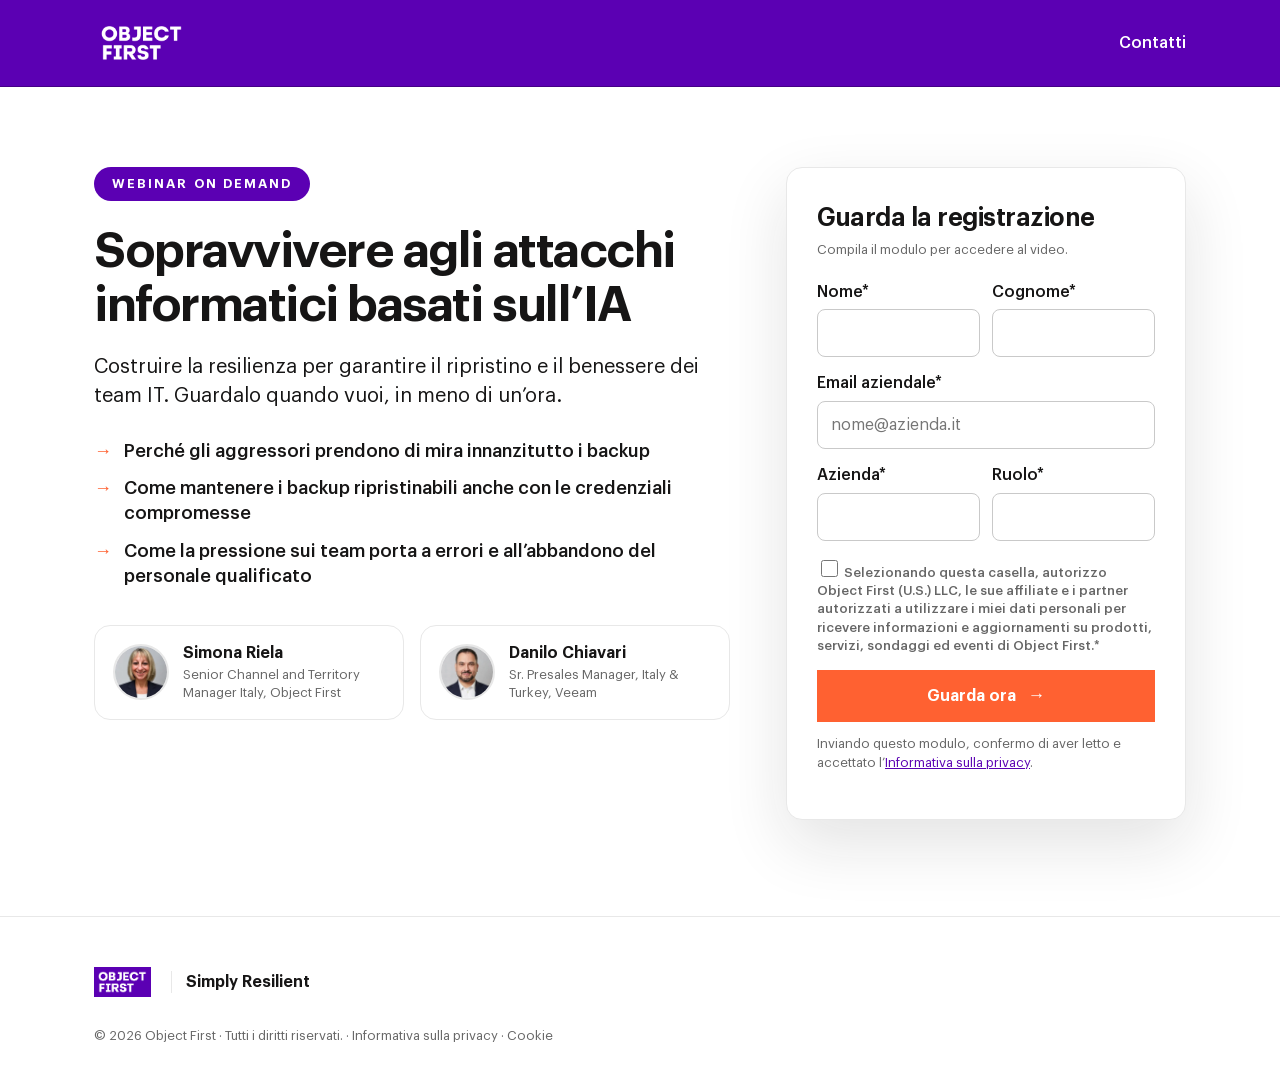
<file: on-demand/index.html>
<!DOCTYPE html>
<!-- Webinar on demand (PDF 2Leap, pág. 4-5) — webinar.objectfirst.online (vercel.json). Desde el 26/11 12:00 la portada redirige aquí (middleware.js). Estilos en /risorse.css. -->
<html lang="it">
<head>
  <meta charset="UTF-8">
  <meta name="viewport" content="width=device-width, initial-scale=1.0">
  <script async src="https://www.googletagmanager.com/gtag/js?id=G-9831D6NDDT"></script>
  <script>
    window.dataLayer = window.dataLayer || [];
    function gtag(){dataLayer.push(arguments);}
    gtag('js', new Date());
    gtag('config', 'G-9831D6NDDT');
  </script>
  <title>Webinar on demand: Sopravvivere agli attacchi IA | Object First</title>
  <meta name="description" content="Guarda la registrazione del webinar Object First e Veeam: come mantenere i backup ripristinabili anche con le credenziali di amministratore compromesse.">
  <meta name="theme-color" content="#5b00b3">
  <link rel="icon" type="image/svg+xml" href="/favicon.svg">
  <link rel="apple-touch-icon" href="/apple-touch-icon.png">
  <meta property="og:type" content="website">
  <meta property="og:site_name" content="Object First">
  <meta property="og:locale" content="it_IT">
  <meta property="og:title" content="Webinar on demand: Sopravvivere agli attacchi informatici basati sull’IA">
  <meta property="og:description" content="Guardalo quando vuoi, in meno di un’ora. Con Simona Riela (Object First) e Danilo Chiavari (Veeam).">
  <meta property="og:image" content="https://www.objectfirst.online/og-cover.png?v=3">
  <meta name="twitter:card" content="summary_large_image">
  <link rel="preload" href="/fonts/Graphik-Regular.woff2" as="font" type="font/woff2" crossorigin>
  <link rel="preload" href="/fonts/Graphik-Semibold.woff2" as="font" type="font/woff2" crossorigin>
  <link rel="stylesheet" href="/risorse.css">
</head>
<body>

  <header class="site-header">
    <div class="wrap header-inner">
      <a class="brand" href="https://objectfirst.com" target="_blank" rel="noopener" aria-label="Object First"><img src="/logo.png" alt="Object First" width="96" height="50"></a>
      <nav class="header-nav" aria-label="Object First">
        <a href="https://objectfirst.com/it/contacts/" target="_blank" rel="noopener">Contatti</a>
      </nav>
    </div>
  </header>

  <main>
    <div class="wrap content-grid" id="step-form">
      <section>
        <span class="badge">Webinar on demand</span>
        <h1>Sopravvivere agli attacchi informatici basati sull’IA</h1>
        <p class="lead">Costruire la resilienza per garantire il ripristino e il benessere dei team IT. Guardalo quando vuoi, in meno di un’ora.</p>
        <ul class="takeaways">
          <li>Perché gli aggressori prendono di mira innanzitutto i backup</li>
          <li>Come mantenere i backup ripristinabili anche con le credenziali compromesse</li>
          <li>Come la pressione sui team porta a errori e all’abbandono del personale qualificato</li>
        </ul>
        <div class="speakers">
          <div class="speaker">
            <img src="/images/simona.webp" alt="" width="56" height="56">
            <div><p class="speaker-name">Simona Riela</p><p class="speaker-role">Senior Channel and Territory Manager Italy, Object First</p></div>
          </div>
          <div class="speaker">
            <img src="/images/danilo.webp" alt="" width="56" height="56">
            <div><p class="speaker-name">Danilo Chiavari</p><p class="speaker-role">Sr. Presales Manager, Italy &amp; Turkey, Veeam</p></div>
          </div>
        </div>
      </section>

      <aside class="form-card" aria-labelledby="form-title">
        <h2 id="form-title">Guarda la registrazione</h2>
        <p class="form-meta">Compila il modulo per accedere al video.</p>

        <noscript><p class="noscript-note">Per guardare il video attiva JavaScript nel browser.</p></noscript>

        <form id="od-form" method="post" action="/api/ondemand" aria-labelledby="form-title" novalidate>
          <div class="field-row">
            <div class="field">
              <label for="nome">Nome*</label>
              <input type="text" id="nome" name="nome" autocomplete="given-name" required aria-describedby="nome-error">
              <p class="field-error" id="nome-error">Inserisci il nome.</p>
            </div>
            <div class="field">
              <label for="cognome">Cognome*</label>
              <input type="text" id="cognome" name="cognome" autocomplete="family-name" required aria-describedby="cognome-error">
              <p class="field-error" id="cognome-error">Inserisci il cognome.</p>
            </div>
          </div>
          <div class="field">
            <label for="email">Email aziendale*</label>
            <input type="email" id="email" name="email" autocomplete="email" autocapitalize="none" autocorrect="off" spellcheck="false" placeholder="nome@azienda.it" required aria-describedby="email-error">
            <p class="field-error" id="email-error">Inserisci un indirizzo email aziendale valido (non Gmail, Libero, Outlook…).</p>
          </div>
          <div class="field-row">
            <div class="field">
              <label for="azienda">Azienda*</label>
              <input type="text" id="azienda" name="azienda" autocomplete="organization" required aria-describedby="azienda-error">
              <p class="field-error" id="azienda-error">Inserisci il nome dell’azienda.</p>
            </div>
            <div class="field">
              <label for="ruolo">Ruolo*</label>
              <input type="text" id="ruolo" name="ruolo" autocomplete="organization-title" enterkeyhint="send" required aria-describedby="ruolo-error">
              <p class="field-error" id="ruolo-error">Inserisci il tuo ruolo.</p>
            </div>
          </div>

          <div class="field consent">
            <label class="checkbox">
              <input type="checkbox" id="consent" name="consent" required aria-describedby="consent-error">
              <span>Selezionando questa casella, autorizzo Object First (U.S.) LLC, le sue affiliate e i partner autorizzati a utilizzare i miei dati personali per ricevere informazioni e aggiornamenti su prodotti, servizi, sondaggi ed eventi di Object First.*</span>
            </label>
            <p class="field-error" id="consent-error">Per guardare il video devi accettare questa condizione.</p>
          </div>

          <div class="hp" aria-hidden="true">
            <label>Non compilare questo campo<input type="text" id="sito_web" name="sito_web" tabindex="-1" autocomplete="off"></label>
          </div>

          <p class="form-error" id="form-error" role="alert"></p>
          <button type="submit" class="btn btn-full" id="submit-btn">Guarda ora</button>
          <p class="under-btn">Inviando questo modulo, confermo di aver letto e accettato l’<a href="https://objectfirst.com/it/legal/privacy-policy/" target="_blank" rel="noopener">Informativa sulla privacy</a>.</p>
        </form>
      </aside>
    </div>

    <section class="wrap watch" id="step-watch" hidden>
      <span class="badge">Webinar on demand</span>
      <h1 id="watch-title" tabindex="-1">Sopravvivere agli attacchi informatici basati sull’IA</h1>
      <div class="video" id="video"></div>

      <div class="speakers">
        <div class="speaker">
          <img src="/images/simona.webp" alt="" width="56" height="56" loading="lazy">
          <div><p class="speaker-name">Simona Riela</p><p class="speaker-role">Senior Channel and Territory Manager Italy, Object First</p></div>
        </div>
        <div class="speaker">
          <img src="/images/danilo.webp" alt="" width="56" height="56" loading="lazy">
          <div><p class="speaker-name">Danilo Chiavari</p><p class="speaker-role">Sr. Presales Manager, Italy &amp; Turkey, Veeam</p></div>
        </div>
      </div>

      <h2 class="section-title">Tre messaggi da portare a casa</h2>
      <ol class="cards">
        <li>Gli aggressori puntano prima di tutto ai backup: sono la tua ultima linea di difesa.</li>
        <li>I backup devono restare ripristinabili anche se un aggressore ha tutte le credenziali di amministratore.</li>
        <li>La resilienza dei dati è anche resilienza dei team.</li>
      </ol>

      <div class="boxes">
        <div class="box">
          <div class="cover" aria-hidden="true"><span>OMDIA</span><strong>2026</strong><span>eBook</span></div>
          <div class="box-body">
            <h2>Approfondisci con i dati Omdia</h2>
            <p>Scarica l’eBook citato nel webinar.</p>
            <a class="btn" id="ebook-btn" href="https://ebook.objectfirst.online/">Scarica l’eBook</a>
          </div>
        </div>
        <div class="box box--contact">
          <div class="box-body">
            <h2>Contatta il nostro team</h2>
            <p>Vuoi capire come proteggere i backup del tuo ambiente? Simona e Danilo sono a tua disposizione.</p>
            <a class="btn btn-outline" href="https://objectfirst.com/webinar-contact/" target="_blank" rel="noopener">Contattaci</a>
          </div>
        </div>
      </div>
    </section>
  </main>

  <footer class="site-footer">
    <div class="wrap footer-inner">
      <div class="footer-brand">
        <a class="brand" href="https://objectfirst.com" target="_blank" rel="noopener" aria-label="Object First"><img src="/logo.png" alt="Object First" width="58" height="30" loading="lazy"></a>
        <span class="tagline">Simply Resilient</span>
      </div>
      <p class="legal">&copy; 2026 Object First &middot; Tutti i diritti riservati. &middot; <a href="https://objectfirst.com/it/legal/privacy-policy/" target="_blank" rel="noopener">Informativa sulla privacy</a> &middot; <a href="https://objectfirst.com/it/legal/cookie-policy/" target="_blank" rel="noopener">Cookie</a></p>
    </div>
  </footer>

  <script>
"use strict";
// Misma validación que el form del webinar; el servidor (/api/ondemand) vuelve a validar.
const EMAIL_RE = /^[^\s@]+@[^\s@]+\.[^\s@]{2,}$/;
const FREE_DOMAINS = new Set((
  "gmail.com googlemail.com outlook.com outlook.it hotmail.com hotmail.it live.com live.it msn.com yahoo.com yahoo.it ymail.com icloud.com me.com mac.com aol.com proton.me protonmail.com gmx.com gmx.net libero.it virgilio.it alice.it tim.it tin.it tiscali.it fastwebnet.it email.it inwind.it iol.it aruba.it pec.it legalmail.it mail.com yandex.com zoho.com"
).split(" "));
const isWorkEmail = (s) => EMAIL_RE.test(s) && !FREE_DOMAINS.has(s.split("@")[1].toLowerCase());
const TEXT_FIELDS = ["nome", "cognome", "azienda", "ruolo"];
// Quien ya se identificó (form o enlace de inscritos) vuelve directo al vídeo.
const STORE_KEY = "of_ondemand_video";
// Email del form: con él el eBook se descarga sin otro form. Sin email (enlace de inscritos)
// el botón lleva al form de ebook.objectfirst.online: siempre hace falta un email para el eBook.
const WHO_KEY = "of_ondemand_who";
const store = {
  get: (k) => { try { return JSON.parse(localStorage.getItem(k)); } catch { return null; } },
  set: (k, v) => { try { localStorage.setItem(k, JSON.stringify(v)); } catch {} },
};

const form = document.getElementById("od-form");
const btn = document.getElementById("submit-btn");
const formError = document.getElementById("form-error");

function setInvalid(input, invalid) {
  input.closest(".field").classList.toggle("invalid", invalid);
  input.setAttribute("aria-invalid", invalid);
  return !invalid;
}

function validate() {
  let ok = true;
  for (const f of TEXT_FIELDS) ok = setInvalid(form.elements[f], form.elements[f].value.trim() === "") && ok;
  ok = setInvalid(form.elements.email, !isWorkEmail(form.elements.email.value.trim())) && ok;
  ok = setInvalid(form.elements.consent, !form.elements.consent.checked) && ok;
  return ok;
}

function showVideo(url, focus, who) {
  if (who) store.set(WHO_KEY, who);
  const iframe = document.createElement("iframe");
  iframe.src = url;
  iframe.title = "Registrazione del webinar: Sopravvivere agli attacchi informatici basati sull’IA";
  iframe.allow = "autoplay; fullscreen; picture-in-picture; encrypted-media";
  iframe.allowFullscreen = true;
  document.getElementById("video").replaceChildren(iframe);
  document.getElementById("step-form").hidden = true;
  document.getElementById("step-watch").hidden = false;
  store.set(STORE_KEY, url);
  if (focus) document.getElementById("watch-title").focus();
  window.scrollTo(0, 0);
}

async function unlock(payload) {
  const res = await fetch(form.action, {
    method: "POST",
    headers: { "Content-Type": "application/json" },
    body: JSON.stringify(payload),
  });
  const data = await res.json().catch(() => ({}));
  if (!res.ok) throw Object.assign(new Error(`ondemand ${res.status}`), { code: data.error });
  return data.video;
}

const NOT_YET = "La registrazione sarà disponibile dalle 12:00 di giovedì 26 novembre.";
const errorText = (err) => (err.code === "not_yet" ? NOT_YET : "Ops! Qualcosa è andato storto. Riprova tra qualche istante.");

// Enlace de inscritos (?k=…): sin form. Si la clave no vale, queda el form.
(async () => {
  const q = new URLSearchParams(location.search);
  const saved = store.get(STORE_KEY);
  if (q.has("k")) {
    try {
      const video = await unlock({ k: q.get("k") });
      // Quita la clave de la barra de direcciones para que no se comparta al copiar el enlace; al recargar entra por lo guardado.
      if (video) { history.replaceState(null, "", location.pathname); return showVideo(video, false); }
    } catch (err) {
      console.warn(err);
      if (err.code === "not_yet") formError.textContent = NOT_YET;
    }
  }
  // El servidor no entrega el vídeo antes de las 12:00 del 26/11; esto cubre lo guardado en el navegador.
  if (saved && Date.now() >= Date.parse("2026-11-26T12:00:00+01:00")) showVideo(saved, false);
})();

let tried = false;
form.addEventListener("input", () => { if (tried) validate(); });
form.addEventListener("submit", async (e) => {
  e.preventDefault();
  tried = true;
  formError.textContent = "";
  if (!validate()) {
    form.querySelector(".field.invalid input").focus();
    return;
  }
  const q = new URLSearchParams(location.search);
  const payload = { email_aziendale: form.elements.email.value.trim(), consent_marketing: true, sito_web: form.elements.sito_web.value };
  for (const f of TEXT_FIELDS) payload[f] = form.elements[f].value.trim();
  for (const f of ["utm_source", "utm_medium", "utm_campaign", "utm_content", "utm_term"]) payload[f] = q.get(f);
  payload.landing_url = location.href.split("?")[0];
  payload.referrer = document.referrer || null;
  btn.disabled = true;
  btn.textContent = "Invio in corso…";
  try {
    const video = await unlock(payload);
    if (!video) return; // honeypot
    if (typeof gtag === "function") gtag("event", "generate_lead", { form_name: "webinar_on_demand" });
    showVideo(video, true, { email_aziendale: payload.email_aziendale });
  } catch (err) {
    console.error(err);
    formError.textContent = errorText(err);
  } finally {
    btn.disabled = false;
    btn.textContent = "Guarda ora";
  }
});

// eBook sin volver a pedir datos. Sin email guardado o si algo falla, el enlace lleva al form de ebook.objectfirst.online.
const ebookBtn = document.getElementById("ebook-btn");
ebookBtn.addEventListener("click", async (e) => {
  const who = store.get(WHO_KEY);
  if (!who || ebookBtn.dataset.busy) return;
  e.preventDefault();
  ebookBtn.dataset.busy = "1";
  ebookBtn.textContent = "Download in corso…";
  try {
    const res = await fetch("/api/ebook", {
      method: "POST",
      headers: { "Content-Type": "application/json" },
      body: JSON.stringify({ ...who, consent_marketing: true, landing_url: location.href.split("?")[0] }),
    });
    const data = await res.json().catch(() => ({}));
    if (!res.ok || !data.url) throw new Error(`ebook ${res.status}`);
    if (typeof gtag === "function") gtag("event", "file_download", { file_name: "ebook_omdia", link_url: "on-demand" }); // no es un lead nuevo
    location.href = data.url;
    ebookBtn.textContent = "Download avviato";
  } catch (err) {
    console.error(err);
    location.href = ebookBtn.href;
  } finally {
    delete ebookBtn.dataset.busy;
  }
});
  </script>
</body>
</html>
</file>
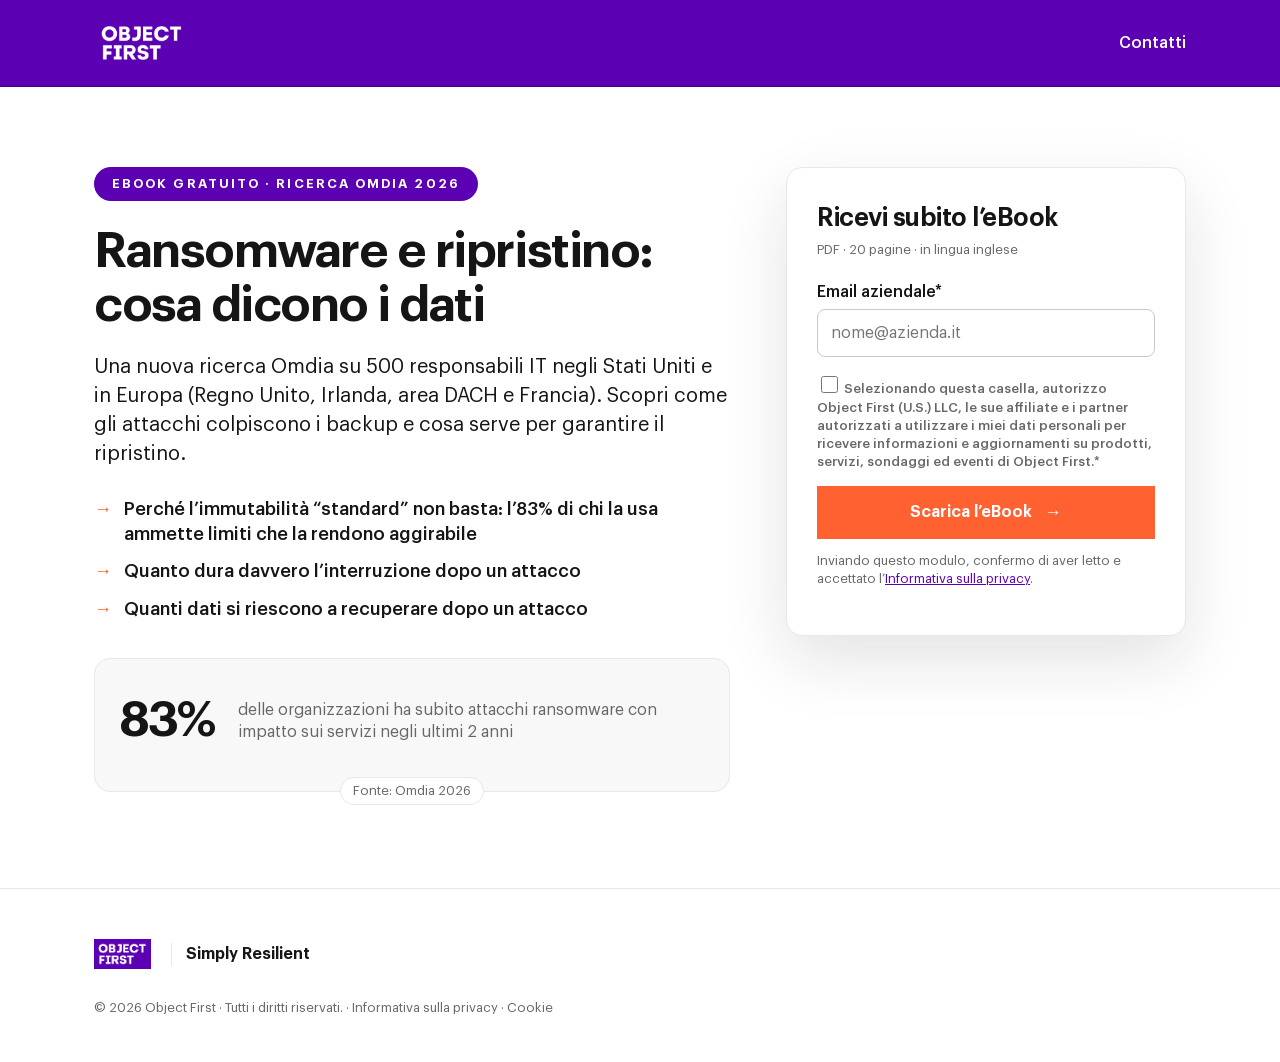
<file: scarica/index.html>
<!DOCTYPE html>
<!-- eBook Omdia — ebook.objectfirst.online (vercel.json redirige / → /scarica/). Estilos en /risorse.css. -->
<html lang="it">
<head>
  <meta charset="UTF-8">
  <meta name="viewport" content="width=device-width, initial-scale=1.0">
  <script async src="https://www.googletagmanager.com/gtag/js?id=G-9831D6NDDT"></script>
  <script>
    window.dataLayer = window.dataLayer || [];
    function gtag(){dataLayer.push(arguments);}
    gtag('js', new Date());
    gtag('config', 'G-9831D6NDDT');
  </script>
  <title>eBook Omdia: Ransomware e ripristino | Object First</title>
  <meta name="description" content="Scarica gratis l’eBook Omdia 2026: cosa dicono i dati su ransomware, backup e ripristino.">
  <!-- Se comparte solo en el webinar y en los emails: fuera de buscadores. -->
  <meta name="robots" content="noindex, nofollow">
  <meta name="theme-color" content="#5b00b3">
  <link rel="icon" type="image/svg+xml" href="/favicon.svg">
  <link rel="apple-touch-icon" href="/apple-touch-icon.png">
  <link rel="preload" href="/fonts/Graphik-Regular.woff2" as="font" type="font/woff2" crossorigin>
  <link rel="preload" href="/fonts/Graphik-Semibold.woff2" as="font" type="font/woff2" crossorigin>
  <link rel="stylesheet" href="/risorse.css">
</head>
<body>

  <header class="site-header">
    <div class="wrap header-inner">
      <a class="brand" href="https://objectfirst.com" target="_blank" rel="noopener" aria-label="Object First"><img src="/logo.png" alt="Object First" width="96" height="50"></a>
      <nav class="header-nav" aria-label="Object First">
        <a href="https://objectfirst.com/it/contacts/" target="_blank" rel="noopener">Contatti</a>
      </nav>
    </div>
  </header>

  <main>
    <div class="wrap content-grid" id="step-form">
      <section>
        <span class="badge">eBook gratuito · Ricerca Omdia 2026</span>
        <h1>Ransomware e ripristino: cosa dicono i dati</h1>
        <p class="lead">Una nuova ricerca Omdia su 500 responsabili IT negli Stati Uniti e in Europa (Regno Unito, Irlanda, area DACH e Francia). Scopri come gli attacchi colpiscono i backup e cosa serve per garantire il ripristino.</p>
        <ul class="takeaways">
          <li>Perché l’immutabilità “standard” non basta: l’83% di chi la usa ammette limiti che la rendono aggirabile</li>
          <li>Quanto dura davvero l’interruzione dopo un attacco</li>
          <li>Quanti dati si riescono a recuperare dopo un attacco</li>
        </ul>
        <div class="stat-group">
          <p class="stat-num">83%</p>
          <p class="stat-lab">delle organizzazioni ha subito attacchi ransomware con impatto sui servizi negli ultimi 2 anni</p>
          <p class="stat-src">Fonte: Omdia 2026</p>
        </div>
      </section>

      <aside class="form-card" aria-labelledby="form-title">
        <h2 id="form-title">Ricevi subito l’eBook</h2>
        <p class="form-meta">PDF · 20 pagine · in lingua inglese</p>

        <noscript><p class="noscript-note">Per scaricare l’eBook attiva JavaScript nel browser.</p></noscript>

        <form id="ebook-form" method="post" action="/api/ebook" aria-labelledby="form-title" novalidate>
          <div class="field">
            <label for="email">Email aziendale*</label>
            <input type="email" id="email" name="email" autocomplete="email" autocapitalize="none" autocorrect="off" spellcheck="false" enterkeyhint="send" placeholder="nome@azienda.it" required aria-describedby="email-error">
            <p class="field-error" id="email-error">Inserisci un indirizzo email aziendale valido (non Gmail, Libero, Outlook…).</p>
          </div>

          <!-- Mismo texto y mismo criterio (obligatorio) que el form del webinar. -->
          <div class="field consent">
            <label class="checkbox">
              <input type="checkbox" id="consent" name="consent" required aria-describedby="consent-error">
              <span>Selezionando questa casella, autorizzo Object First (U.S.) LLC, le sue affiliate e i partner autorizzati a utilizzare i miei dati personali per ricevere informazioni e aggiornamenti su prodotti, servizi, sondaggi ed eventi di Object First.*</span>
            </label>
            <p class="field-error" id="consent-error">Per scaricare l’eBook devi accettare questa condizione.</p>
          </div>

          <div class="hp" aria-hidden="true">
            <label>Non compilare questo campo<input type="text" id="sito_web" name="sito_web" tabindex="-1" autocomplete="off"></label>
          </div>

          <p class="form-error" id="form-error" role="alert"></p>
          <button type="submit" class="btn btn-full" id="submit-btn">Scarica l’eBook</button>
          <p class="under-btn">Inviando questo modulo, confermo di aver letto e accettato l’<a href="https://objectfirst.com/it/legal/privacy-policy/" target="_blank" rel="noopener">Informativa sulla privacy</a>.</p>
        </form>
      </aside>
    </div>

    <section class="wrap thanks" id="step-thanks" hidden>
      <div class="check" aria-hidden="true">
        <svg viewBox="0 0 52 52"><circle cx="26" cy="26" r="25"/><path d="M14 27l8 8 16-16"/></svg>
      </div>
      <span class="badge">Download avviato</span>
      <h1 id="thanks-title" tabindex="-1">Grazie! Il tuo eBook è pronto.</h1>
      <p class="lead">Il download è partito automaticamente. Se non si avvia, clicca sul pulsante qui sotto.</p>

      <div class="box">
        <div class="cover" aria-hidden="true"><span>OMDIA</span><strong>2026</strong><span>eBook</span></div>
        <div class="box-body">
          <h2>Ransomware e ripristino: cosa dicono i dati</h2>
          <p>PDF · Ricerca Omdia 2026 · in lingua inglese</p>
          <a class="btn" id="download-link" href="#">Scarica il PDF</a>
        </div>
      </div>

      <div class="box box--contact">
        <div class="box-body">
          <h2>Contatta il nostro team</h2>
          <p>Vuoi capire come proteggere i backup del tuo ambiente? Simona e Danilo sono a tua disposizione.</p>
          <a class="btn btn-outline" href="https://objectfirst.com/webinar-contact/" target="_blank" rel="noopener">Contattaci</a>
        </div>
      </div>
    </section>
  </main>

  <footer class="site-footer">
    <div class="wrap footer-inner">
      <div class="footer-brand">
        <a class="brand" href="https://objectfirst.com" target="_blank" rel="noopener" aria-label="Object First"><img src="/logo.png" alt="Object First" width="58" height="30" loading="lazy"></a>
        <span class="tagline">Simply Resilient</span>
      </div>
      <p class="legal">&copy; 2026 Object First &middot; Tutti i diritti riservati. &middot; <a href="https://objectfirst.com/it/legal/privacy-policy/" target="_blank" rel="noopener">Informativa sulla privacy</a> &middot; <a href="https://objectfirst.com/it/legal/cookie-policy/" target="_blank" rel="noopener">Cookie</a></p>
    </div>
  </footer>

  <script>
"use strict";
// Misma validación que el form del webinar; el servidor (/api/ebook) vuelve a validar.
const EMAIL_RE = /^[^\s@]+@[^\s@]+\.[^\s@]{2,}$/;
const FREE_DOMAINS = new Set((
  "gmail.com googlemail.com outlook.com outlook.it hotmail.com hotmail.it live.com live.it msn.com yahoo.com yahoo.it ymail.com icloud.com me.com mac.com aol.com proton.me protonmail.com gmx.com gmx.net libero.it virgilio.it alice.it tim.it tin.it tiscali.it fastwebnet.it email.it inwind.it iol.it aruba.it pec.it legalmail.it mail.com yandex.com zoho.com"
).split(" "));
const isWorkEmail = (s) => EMAIL_RE.test(s) && !FREE_DOMAINS.has(s.split("@")[1].toLowerCase());

const form = document.getElementById("ebook-form");
const btn = document.getElementById("submit-btn");
const formError = document.getElementById("form-error");

function setInvalid(input, invalid) {
  input.closest(".field").classList.toggle("invalid", invalid);
  input.setAttribute("aria-invalid", invalid);
  return !invalid;
}

function validate() {
  const email = setInvalid(form.elements.email, !isWorkEmail(form.elements.email.value.trim()));
  const consent = setInvalid(form.elements.consent, !form.elements.consent.checked);
  return email && consent;
}

function showThanks(url) {
  document.getElementById("download-link").href = url;
  document.getElementById("step-form").hidden = true;
  document.getElementById("step-thanks").hidden = false;
  document.getElementById("thanks-title").focus();
  window.scrollTo(0, 0);
  // La URL firmada lleva download=, así que el navegador guarda el PDF sin salir de la página.
  window.location.href = url;
}

let tried = false;
form.addEventListener("input", () => { if (tried) validate(); });
form.addEventListener("submit", async (e) => {
  e.preventDefault();
  tried = true;
  formError.textContent = "";
  if (!validate()) {
    form.querySelector(".field.invalid input").focus();
    return;
  }
  const q = new URLSearchParams(location.search);
  const payload = {
    email_aziendale: form.elements.email.value.trim(),
    consent_marketing: true,
    sito_web: form.elements.sito_web.value,
    utm_source: q.get("utm_source"),
    utm_medium: q.get("utm_medium"),
    utm_campaign: q.get("utm_campaign"),
    utm_content: q.get("utm_content"),
    utm_term: q.get("utm_term"),
    landing_url: location.href.split("?")[0],
    referrer: document.referrer || null,
  };
  btn.disabled = true;
  btn.textContent = "Invio in corso…";
  try {
    const res = await fetch(form.action, {
      method: "POST",
      headers: { "Content-Type": "application/json" },
      body: JSON.stringify(payload),
    });
    const data = await res.json().catch(() => ({}));
    if (!res.ok) throw new Error(`ebook ${res.status}`);
    // Honeypot: el servidor no devuelve URL; el bot no ve nada distinto.
    if (!data.url) return;
    if (typeof gtag === "function") gtag("event", "generate_lead", { form_name: "ebook_omdia" });
    showThanks(data.url);
  } catch (err) {
    console.error(err);
    formError.textContent = "Ops! Qualcosa è andato storto. Riprova tra qualche istante.";
  } finally {
    btn.disabled = false;
    btn.textContent = "Scarica l’eBook";
  }
});
  </script>
</body>
</html>
</file>
<file: risorse.css>
/* Estilos de las páginas de recursos (/scarica/, /on-demand/): subconjunto de la landing (index.html),
   mismos tokens de marca. La landing conserva su <style> inline. */
@font-face { font-family: "Graphik"; src: url("/fonts/Graphik-Regular.woff2") format("woff2"); font-weight: 400; font-style: normal; font-display: swap; }
@font-face { font-family: "Graphik"; src: url("/fonts/Graphik-Medium.woff2") format("woff2"); font-weight: 500; font-style: normal; font-display: swap; }
@font-face { font-family: "Graphik"; src: url("/fonts/Graphik-Semibold.woff2") format("woff2"); font-weight: 600; font-style: normal; font-display: swap; }
/* Tokens oficiales: Brand Guidelines v1.0 (2025), los mismos de la landing. */
:root {
  --purple: #5b00b3;
  --orange: #ff6131;
  --ink: #161515;
  --muted: #666666;
  --line: #e8e8e8;
  --line-strong: #c9c9c9;
  --light: #f8f8f8;
  --green: #00ad4e;
  --red: #e03400;
  --radius: 16px;
  --wrap: 1140px;
  --font: "Graphik", "Inter Tight", Arial, sans-serif;
  --ease: cubic-bezier(0.22, 0.9, 0.28, 1);
}
* { box-sizing: border-box; }
body {
  margin: 0; font-family: var(--font); font-feature-settings: "salt" on;
  color: var(--ink); background: #fff; line-height: 1.4; -webkit-font-smoothing: antialiased;
}
[hidden] { display: none !important; }
.wrap { max-width: var(--wrap); margin: 0 auto; padding: 0 24px; }
.site-header { background: var(--purple); border-bottom: 1px solid rgba(0, 0, 0, 0.25); }
.header-inner { display: flex; align-items: center; justify-content: space-between; gap: 24px; padding-top: 12px; padding-bottom: 12px; }
.header-nav { display: flex; gap: 22px; }
.header-nav a { color: #fff; text-decoration: none; font-weight: 500; }
.header-nav a:hover { text-decoration: underline; text-underline-offset: 4px; }
.brand { display: inline-flex; padding: 6px; margin-left: -6px; line-height: 0; }
.btn {
  display: inline-flex; align-items: center; justify-content: center;
  background: var(--orange); color: #fff; font: inherit; font-weight: 600; font-size: 1rem; text-decoration: none;
  border: 0; border-radius: 0; padding: 15px 36px; cursor: pointer; text-align: center;
  transition: transform 0.25s var(--ease), filter 0.25s var(--ease);
}
.btn:hover { transform: translateY(-2px); filter: brightness(1.08); }
.btn::after { content: "→"; margin-left: 12px; font-size: 1.1em; line-height: 1; }
.btn[disabled] { opacity: 0.7; cursor: wait; transform: none; }
.btn-full { width: 100%; }
.btn-outline { background: transparent; color: var(--purple); box-shadow: inset 0 0 0 2px var(--purple); }
.btn:focus-visible, a:focus-visible, input:focus-visible { outline: 3px solid var(--orange); outline-offset: 3px; }
.badge {
  display: inline-block; text-transform: uppercase; letter-spacing: 0.16em; font-size: 0.8125rem; font-weight: 600;
  color: #fff; background: var(--purple); border-radius: 999px; padding: 8px 18px; margin-bottom: 24px;
}
h1 { font-size: clamp(2.4375rem, 5vw, 3.0625rem); font-weight: 600; line-height: 1.1; letter-spacing: -0.03em; margin: 0 0 20px; }
.lead { font-size: 1.25rem; line-height: 1.45; margin: 0 0 28px; }
.content-grid { display: grid; grid-template-columns: 1fr 400px; gap: 56px; padding-top: 80px; padding-bottom: 96px; align-items: start; }
.takeaways { display: grid; gap: 12px; margin: 0 0 36px; padding: 0; list-style: none; }
.takeaways li { position: relative; padding-left: 30px; font-size: 1.125rem; font-weight: 500; }
.takeaways li::before { content: "→"; position: absolute; left: 0; color: var(--orange); font-weight: 600; }
/* Stat con la fuente sobre el borde inferior, como en la landing. */
.stat-group { position: relative; display: grid; grid-template-columns: auto 1fr; gap: 24px; align-items: center; padding: 28px 24px 36px; border: 1px solid var(--line); border-radius: var(--radius); background: var(--light); }
.stat-num { margin: 0; font-size: 3.0625rem; font-weight: 600; letter-spacing: -0.04em; }
.stat-lab { margin: 0; color: var(--muted); }
.stat-src { position: absolute; left: 50%; bottom: 0; transform: translate(-50%, 50%); margin: 0; padding: 4px 12px; font-size: 0.8125rem; color: var(--muted); white-space: nowrap; background: #fff; border: 1px solid var(--line); border-radius: 999px; }
.form-card { background: #fff; border: 1px solid var(--line); border-radius: var(--radius); box-shadow: 0 24px 64px rgba(22, 21, 21, 0.12); padding: 34px 30px; }
.form-card h2 { margin: 0 0 6px; font-size: 1.5625rem; line-height: 1.3; letter-spacing: -0.02em; font-weight: 600; }
.form-meta { margin: 0 0 22px; color: var(--muted); font-size: 0.8125rem; }
.field { margin-bottom: 15px; }
.field > label { display: block; font-weight: 500; margin-bottom: 6px; }
.field input:is([type="email"], [type="text"]) {
  width: 100%; border: 1px solid var(--line-strong); border-radius: 8px; padding: 12px 13px;
  font: inherit; font-size: max(1rem, 1em); background: #fff; color: var(--ink);
  transition: border-color 0.2s var(--ease), box-shadow 0.2s var(--ease);
}
.field input:is([type="email"], [type="text"]):focus { border-color: var(--orange); box-shadow: 0 0 0 1px var(--orange); outline: none; }
.checkbox { display: flex; gap: 10px; align-items: flex-start; cursor: pointer; }
.checkbox input { margin-top: 4px; accent-color: var(--orange); width: 17px; height: 17px; flex-shrink: 0; }
.consent, .under-btn { font-size: 0.8125rem; color: var(--muted); }
.under-btn a { color: var(--purple); }
.field-error, .form-error { display: none; color: var(--red); font-size: 0.8125rem; margin: 6px 0 0; }
.field.invalid .field-error, .form-error:not(:empty) { display: block; }
.form-error { margin: 0 0 12px; }
.field.invalid input:is([type="email"], [type="text"]) { border-color: var(--red); }
.hp { position: absolute; left: -9999px; width: 1px; height: 1px; overflow: hidden; }
.noscript-note { color: var(--red); background: var(--light); border: 1px solid var(--red); border-radius: 8px; padding: 10px 14px; }
/* Paso 2: agradecimiento + descarga. */
.thanks { padding-top: 72px; padding-bottom: 96px; max-width: 760px; }
.thanks h1:focus { outline: none; }
.check svg { width: 64px; height: 64px; fill: none; stroke: var(--green); stroke-width: 3; stroke-linecap: round; stroke-linejoin: round; }
.check circle { stroke-dasharray: 157; stroke-dashoffset: 157; animation: draw 0.7s var(--ease) forwards; }
.check path { stroke-dasharray: 40; stroke-dashoffset: 40; animation: draw 0.45s var(--ease) 0.55s forwards; }
@keyframes draw { to { stroke-dashoffset: 0; } }
.box { display: flex; gap: 24px; align-items: center; border: 1px solid var(--line); border-radius: var(--radius); padding: 24px; margin-top: 24px; box-shadow: 0 10px 28px rgba(22, 21, 21, 0.06); }
.box h2 { margin: 0 0 4px; font-size: 1.25rem; font-weight: 600; letter-spacing: -0.01em; }
.box p { margin: 0 0 16px; color: var(--muted); }
.box-body { flex: 1; }
.cover {
  flex: 0 0 104px; aspect-ratio: 3 / 4; display: flex; flex-direction: column; justify-content: space-between;
  padding: 12px; background: var(--purple); color: #fff; border-radius: 8px; font-weight: 600; font-size: 0.8125rem; letter-spacing: 0.08em;
}
.cover strong { font-size: 1.5625rem; letter-spacing: -0.02em; }
.box--contact { background: var(--light); box-shadow: none; }
/* On demand: ponentes, vídeo, mensajes clave. */
.field-row { display: grid; grid-template-columns: 1fr 1fr; gap: 0 12px; }
.speakers { display: flex; flex-wrap: wrap; gap: 16px; margin: 0 0 32px; }
.speaker { display: flex; gap: 14px; align-items: center; flex: 1 1 240px; border: 1px solid var(--line); border-radius: var(--radius); padding: 16px 18px; }
.speaker img { flex: 0 0 56px; width: 56px; height: 56px; border-radius: 50%; object-fit: cover; object-position: center 30%; border: 2px solid var(--line); }
.speaker-name { margin: 0; font-weight: 600; }
.speaker-role { margin: 2px 0 0; color: var(--muted); font-size: 0.8125rem; }
.watch { padding-top: 48px; padding-bottom: 96px; }
.watch h1:focus { outline: none; }
.video { aspect-ratio: 16 / 9; margin: 0 0 32px; background: var(--ink); border-radius: var(--radius); overflow: hidden; }
.video iframe { display: block; width: 100%; height: 100%; border: 0; }
.section-title { margin: 48px 0 16px; font-size: 1.5625rem; font-weight: 600; letter-spacing: -0.02em; }
.cards { display: grid; grid-template-columns: repeat(3, 1fr); gap: 16px; margin: 0; padding: 0; list-style: none; counter-reset: card; }
.cards li { position: relative; padding: 52px 24px 24px; border: 1px solid var(--line); border-radius: var(--radius); font-size: 1.125rem; font-weight: 500; box-shadow: 0 10px 28px rgba(22, 21, 21, 0.06); }
.cards li::before { counter-increment: card; content: "0" counter(card); position: absolute; top: 20px; left: 24px; color: var(--orange); font-weight: 600; }
.boxes { display: grid; grid-template-columns: 1fr 1fr; gap: 16px; margin-top: 32px; }
.boxes .box { margin-top: 0; }
.site-footer { border-top: 1px solid var(--line); padding: 44px 0; }
.footer-inner { display: flex; flex-wrap: wrap; gap: 16px; align-items: center; justify-content: space-between; }
.footer-brand { display: flex; align-items: center; gap: 14px; }
.footer-brand img { height: 30px; width: auto; display: block; }
.tagline { font-weight: 600; border-left: 1px solid var(--line); padding-left: 14px; }
.legal { width: 100%; font-size: 0.8125rem; margin: 8px 0 0; color: var(--muted); }
.legal a { color: var(--muted); text-decoration: none; }
.legal a:hover { color: var(--purple); }
@media (max-width: 920px) {
  .cards, .boxes { grid-template-columns: 1fr; }
  .content-grid { grid-template-columns: 1fr; gap: 48px; padding-top: 56px; padding-bottom: 72px; }
  .thanks { padding-top: 48px; padding-bottom: 72px; }
}
@media (max-width: 560px) {
  .header-nav { gap: 14px; font-size: 0.8125rem; }
  .field-row { grid-template-columns: 1fr; }
  .stat-group { grid-template-columns: 1fr; gap: 8px; }
  .box { flex-direction: column; align-items: flex-start; }
  .cover { flex-basis: auto; width: 88px; }
}
@media (prefers-reduced-motion: reduce) {
  .btn { transition: none; }
  .check circle, .check path { animation: none; stroke-dashoffset: 0; }
}
</file>
